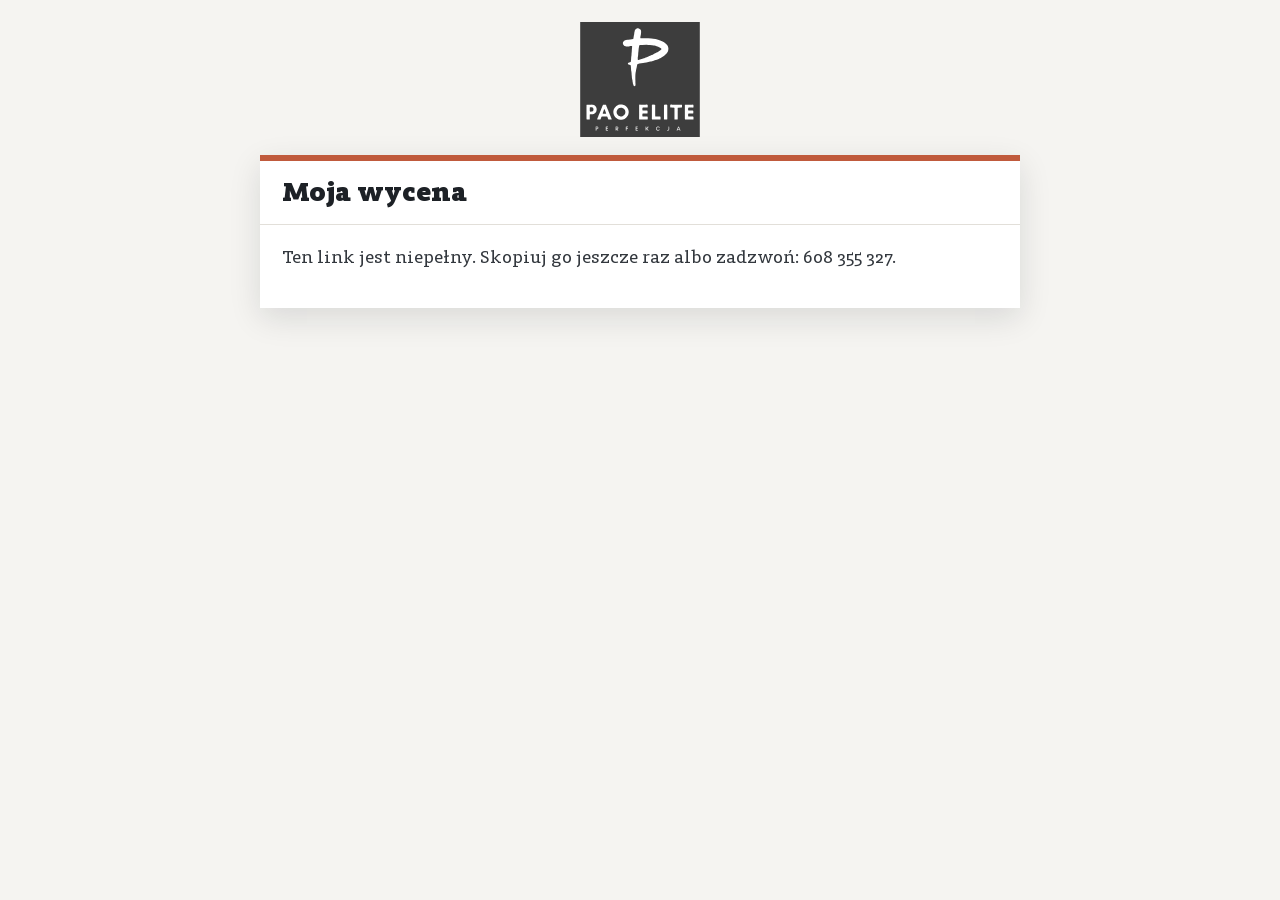
<file: termin.html>
<!doctype html>
<html lang="pl">
<head>
<meta charset="utf-8">
<meta name="viewport" content="width=device-width, initial-scale=1">
<meta name="robots" content="noindex, nofollow">
<meta name="referrer" content="no-referrer">
<title>Moja wycena — PAO Elite</title>
<link rel="icon" type="image/svg+xml" href="img/znak-p.svg">
<link rel="stylesheet" href="fonts/bespoke-slab.css">
<link rel="stylesheet" href="umow/umow.css?v=1">
<style>
body{margin:0;background:#f5f4f1;font-family:"Bespoke Slab","Segoe UI",system-ui,sans-serif;color:#1d2126}
.str{max-width:760px;margin:0 auto;padding:22px 16px 60px}
.str>a img{display:block;width:120px;height:auto;margin:0 auto 18px}
.str .um{width:100%;max-height:none;height:auto;box-shadow:0 10px 30px rgba(20,24,30,.12)}
.um-t{overflow:visible}
.st{display:inline-block;padding:6px 14px;font-size:18px;font-weight:800;color:#fff;background:#8a6d1f}
.st.potwierdzona{background:#2c7a3f}.st.odwolana{background:#8c2a22}.st.odbyta{background:#33506f}
</style>
</head>
<body>
<main class="str"><a href="/"><img src="img/logo-pao-elite-tlo.svg" alt="PAO Elite"></a>
<div class="um"><div class="um-g"><h2>Moja wycena</h2></div><div class="um-t" id="t"><p>Wczytuję…</p></div></div></main>
<script>window.PaoUmow={zrodlo:function(){return {}}};</script>
<script src="umow/umow.js?v=1"></script>
<script>
(function(){
  var O = window.PaoOkno, E = O._E, box = document.getElementById('t'), tok = (location.hash.match(/t=([\w-]+)/) || [])[1];
  var ST = {wstepna:'czeka na potwierdzenie', potwierdzona:'potwierdzona', odwolana:'odwołana', odbyta:'odbyta'};
  function p(t){ return E('p', {text:t}); }
  function blad(m){ var b = box.querySelector('.um-err'); if (!b) { b = E('div', {'class':'um-err', role:'alert'}); box.append(b); } b.textContent = m; b.style.display = 'block'; }
  function guzik(klasa, tekst, fn){ var b = E('button', {'class':'um-b ' + klasa, type:'button', text:tekst}); b.addEventListener('click', function(){ fn(b); }); return b; }
  function rysuj(d, kom){
    box.textContent = '';
    if (kom) box.append(E('div', {'class':'um-info'}, [p(kom)]));
    box.append(E('p', {}, [E('span', {'class':'st ' + d.status, text:ST[d.status] || d.status})]), E('p', {'class':'um-ok', text:d.termin.charAt(0).toUpperCase() + d.termin.slice(1)}), p(d.usluga), p(d.adres + ', ' + d.kod + ' ' + d.miejscowosc));
    if ((d.status === 'wstepna' || d.status === 'potwierdzona') && !d.minela) {
      var zm = E('div');
      box.append(E('div', {'class':'um-rz'}, [guzik('s', 'Dodaj do kalendarza', function(){ O._ics(d); }), guzik('j', 'Zmień termin', function(){ zmiana(zm); }),
        guzik('j', 'Odwołaj wycenę', function(b){ if (!confirm('Na pewno odwołać wycenę?')) return; b.disabled = true;
          O._api('/termin/odwolaj', {t:tok}).then(function(x){ rysuj(x, 'Wycena odwołana. Dziękujemy za informację.'); }, function(e){ b.disabled = false; blad(e.message); }); })]), zm);
    } else box.append(E('div', {'class':'um-rz'}, [E('a', {'class':'um-b', href:'/#umow', text:'Umów nowy termin'})]));
    box.append(E('p', {style:'margin-top:22px'}, ['Pytania: ', E('a', {href:'tel:+48608355327', text:'608 355 327', style:'color:#a34a30;font-weight:700'})]));
  }
  function zmiana(zm, kom){
    zm.textContent = ''; zm.append(p('Sprawdzam wolne terminy…'));
    O._api('/termin/moje-wolne', {t:tok}).then(function(w){
      zm.textContent = '';
      if (!Object.keys(w.dni).length) { zm.append(E('div', {'class':'um-info'}, [p('Nie ma teraz wolnych godzin. Zadzwoń, ustalimy termin: 608 355 327.')])); return; }
      var S = {}, b = guzik('', 'Zapisz nowy termin', function(){ b.disabled = true;
        O._api('/termin/przeloz', {t:tok, dzien:S.dzien, godz:S.godz}).then(function(x){ rysuj(x, x.status === 'wstepna' ? 'Termin zmieniony, czeka na potwierdzenie.' : 'Termin zmieniony.'); scrollTo(0, 0); },
          function(e){ if (e.zajety) zmiana(zm, e.message); else { b.disabled = false; blad(e.message); } }); });
      b.disabled = true;
      O._wyborDnia(zm, w.dni, S, function(ok){ b.disabled = !ok; }, kom); zm.append(E('div', {'class':'um-rz'}, [b])); zm.scrollIntoView({block:'nearest'});
    }, function(e){ zm.textContent = ''; blad(e.message); });
  }
  if (!tok) { box.textContent = ''; box.append(p('Ten link jest niepełny. Skopiuj go jeszcze raz albo zadzwoń: 608 355 327.')); return; }
  O._api('/termin/moj', {t:tok}).then(function(d){ rysuj(d); }, function(e){ box.textContent = ''; box.append(p(e.message)); });
})();
</script>
</body>
</html>
</file>
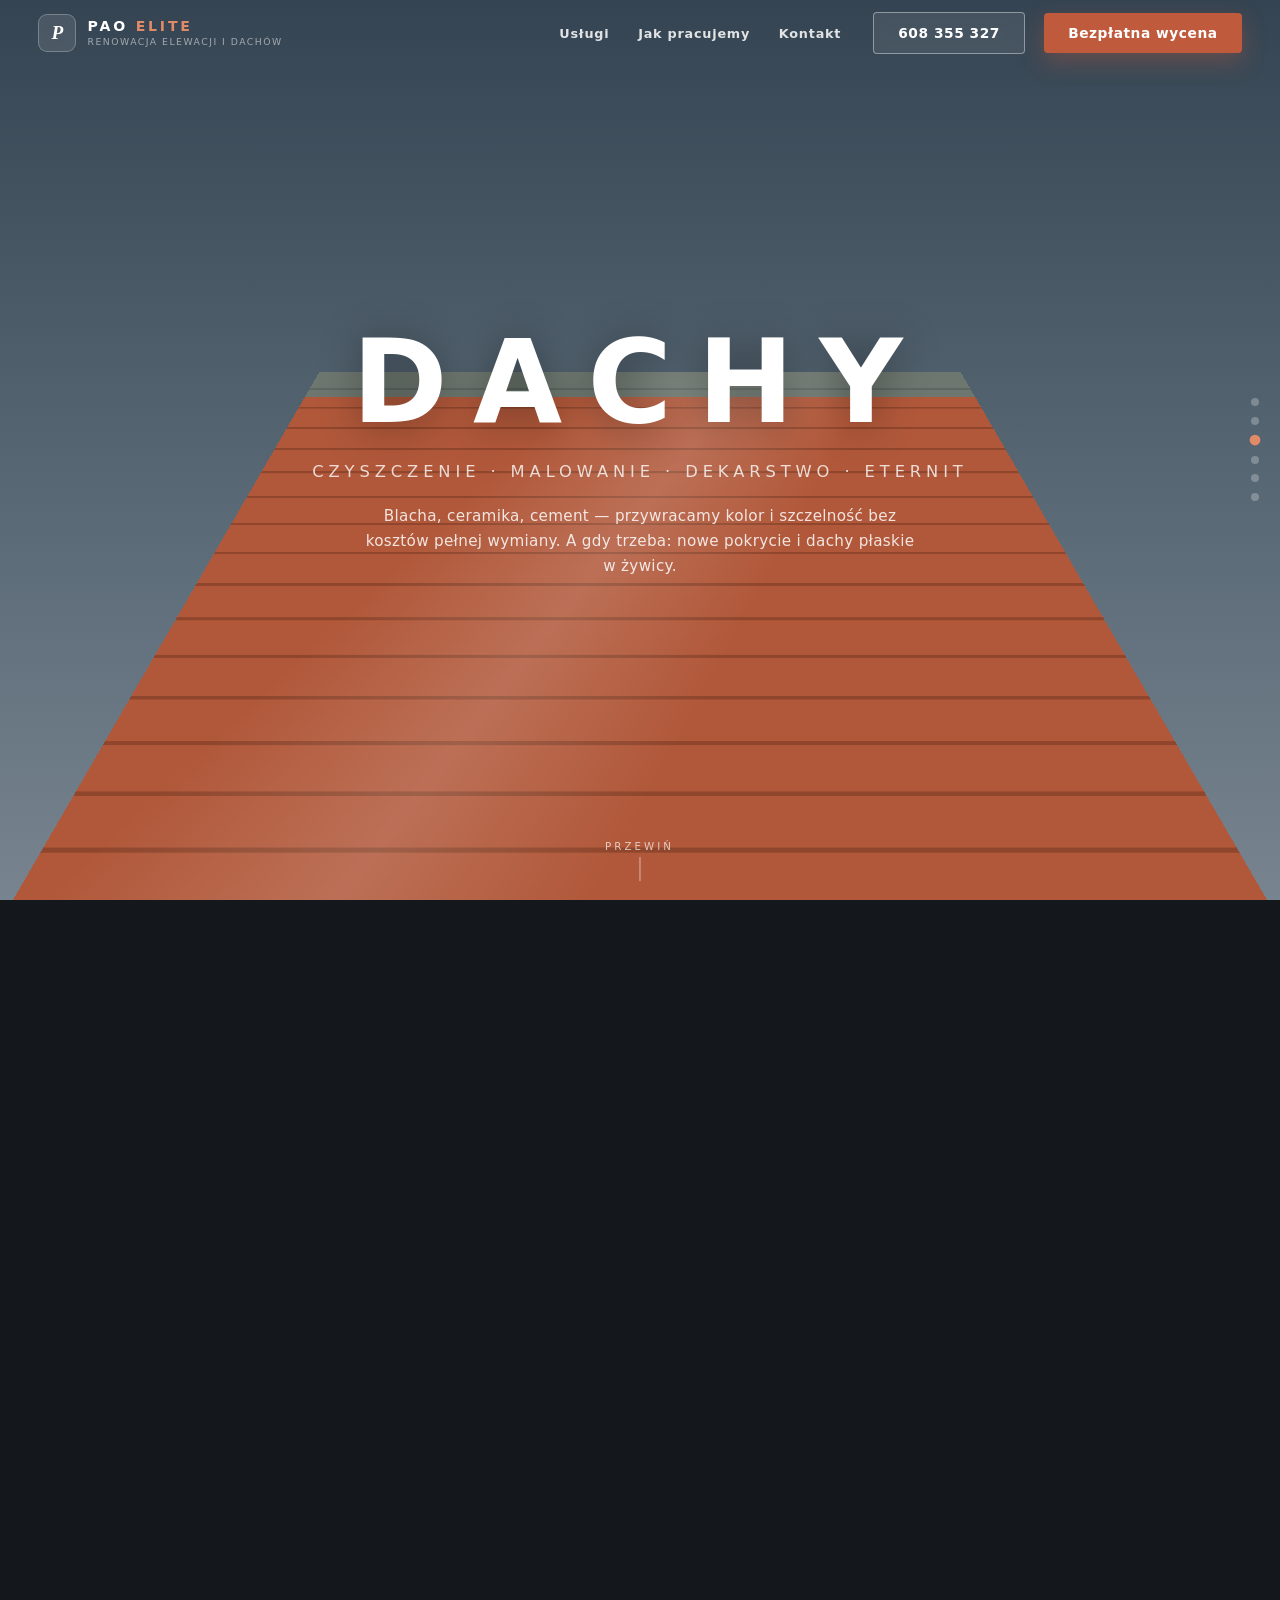
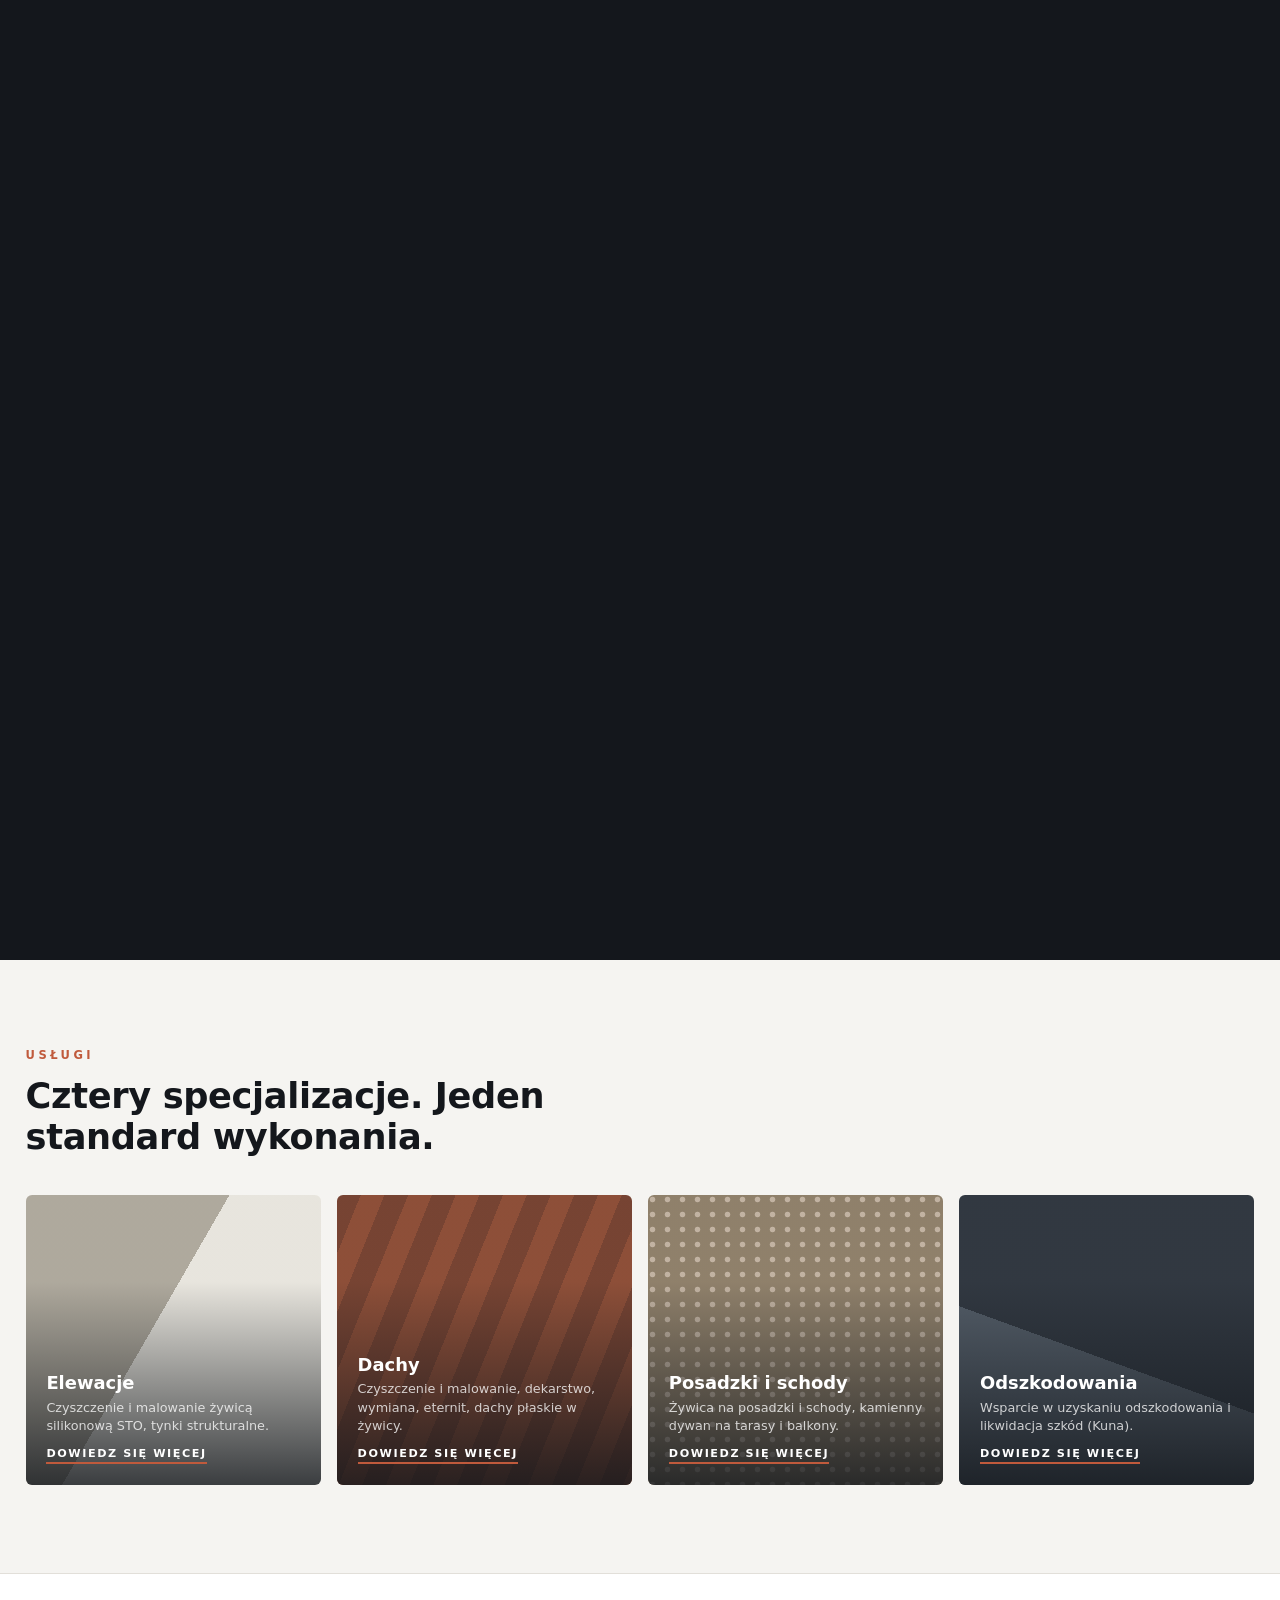
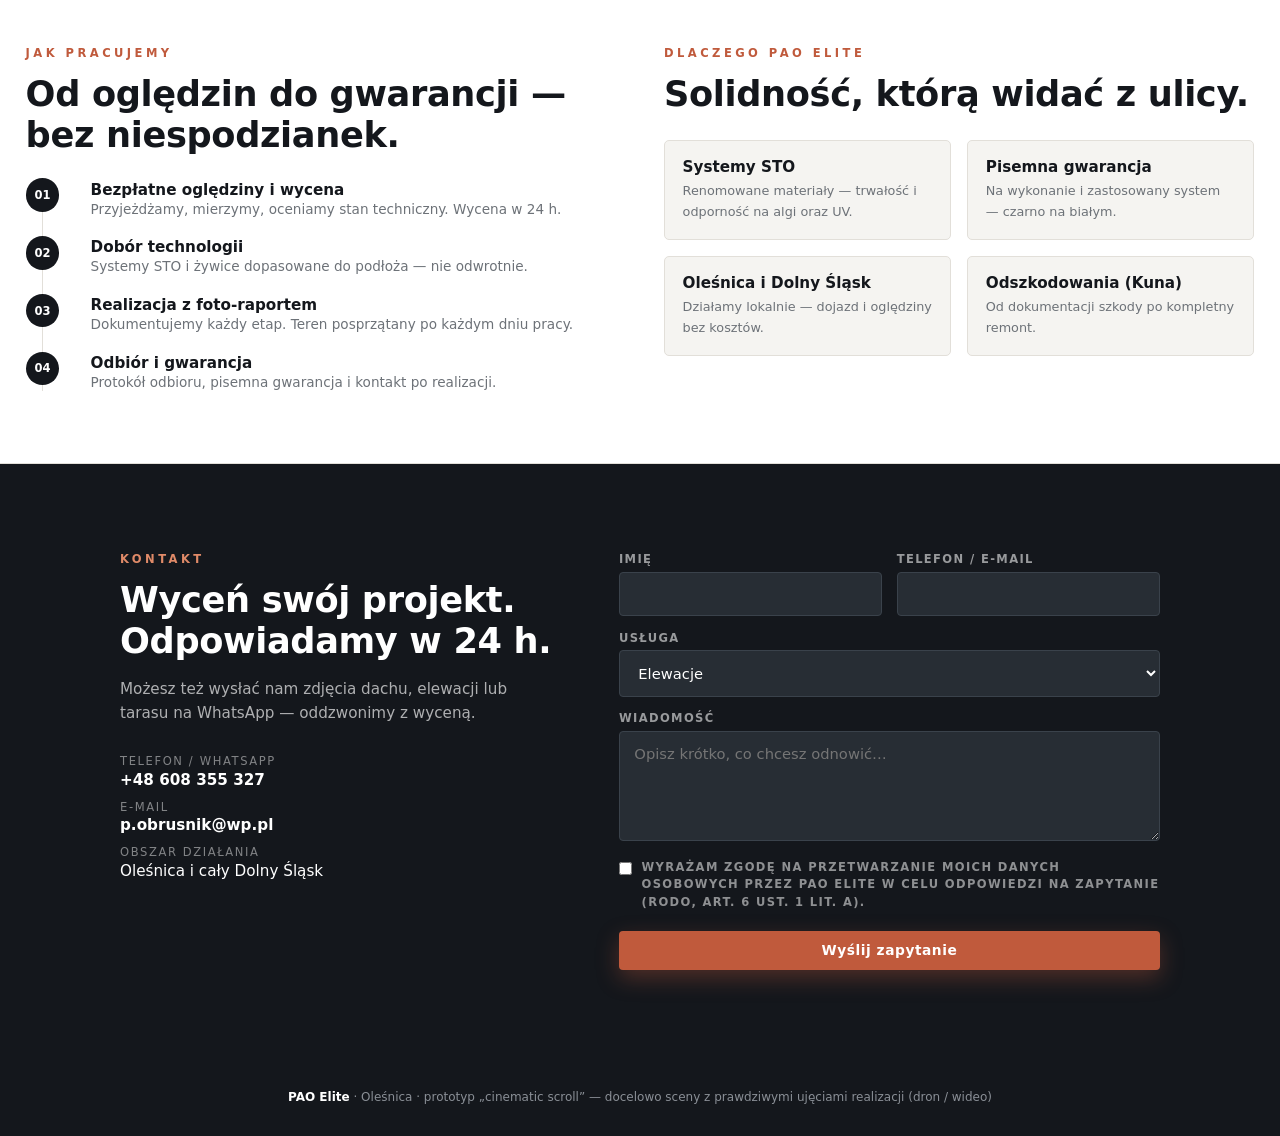
<file: warianty/cinematic-css.html>
<!DOCTYPE html>
<html lang="pl">
<head>
<meta charset="UTF-8">
<meta name="viewport" content="width=device-width, initial-scale=1.0">
<title>PAO Elite — renowacja elewacji i dachów · Oleśnica i Dolny Śląsk</title>
<meta name="description" content="PAO Elite: elewacje i tynki STO, czyszczenie i malowanie dachów, kamienny dywan, dachy płaskie w żywicy, odszkodowania. Oleśnica i cały Dolny Śląsk.">
<style>
:root{
  --ink:#14171c;
  --paper:#f5f4f1;
  --accent:#c05a3c;
  --accent-l:#e08a68;
  --muted:#8a8f96;
  --line:#e2dfd9;
}
*{margin:0;padding:0;box-sizing:border-box}
html{scroll-behavior:auto}
body{font-family:"Inter","Segoe UI",system-ui,sans-serif;background:var(--ink);color:#fff;-webkit-font-smoothing:antialiased}
::selection{background:var(--accent);color:#fff}
button{font-family:inherit}

/* ============ HEADER ============ */
header{position:fixed;top:0;left:0;right:0;z-index:100;height:66px;display:flex;align-items:center;
  padding:0 clamp(1rem,3vw,2.4rem);gap:2rem;transition:background .4s,box-shadow .4s}
header.solid{background:rgba(18,21,26,.72);backdrop-filter:blur(14px);box-shadow:0 1px 0 rgba(255,255,255,.07)}
.brand{display:flex;align-items:center;gap:.7rem;text-decoration:none;color:#fff;margin-right:auto}
.brand .mark{width:38px;height:38px;border-radius:9px;background:rgba(255,255,255,.1);border:1px solid rgba(255,255,255,.25);
  color:#fff;display:flex;align-items:center;justify-content:center;font-family:Georgia,serif;font-style:italic;font-weight:700;font-size:1.2rem;backdrop-filter:blur(6px)}
.brand .bt{display:flex;flex-direction:column;line-height:1.05}
.brand .bt strong{font-weight:800;letter-spacing:.2em;font-size:.88rem}
.brand .bt strong b{color:var(--accent-l)}
.brand .bt small{font-size:.58rem;letter-spacing:.16em;text-transform:uppercase;color:#ffffff88;margin-top:.22rem}
.mainnav{display:flex;gap:1.8rem}
.mainnav a{position:relative;font-size:.8rem;font-weight:600;letter-spacing:.06em;color:#ffffffd9;text-decoration:none;padding:.3rem 0}
.mainnav a::after{content:"";position:absolute;left:0;bottom:0;height:2px;width:0;background:var(--accent-l);transition:width .3s}
.mainnav a:hover::after{width:100%}
.btn{display:inline-block;border:none;cursor:pointer;text-decoration:none;text-align:center;
  padding:.72rem 1.5rem;border-radius:4px;font-size:.86rem;font-weight:700;letter-spacing:.04em;transition:transform .2s,background .2s}
.btn:hover{transform:translateY(-2px)}
.btn-accent{background:var(--accent);color:#fff;box-shadow:0 8px 22px rgba(192,90,60,.35)}
.btn-accent:hover{background:#a94b2f}
.btn-glass{border:1px solid rgba(255,255,255,.4);color:#fff;background:rgba(255,255,255,.08);backdrop-filter:blur(6px)}
.btn-glass:hover{background:#fff;color:var(--ink)}
@media(max-width:1020px){.mainnav{display:none}}
@media(max-width:560px){.brand .bt small{display:none}}

/* ============ CINEMATIC JOURNEY ============ */
#journey{height:640vh;position:relative}
#stage{position:sticky;top:0;height:100vh;overflow:hidden}
.scene{position:absolute;inset:0;opacity:0;visibility:hidden}
.scene .bg{position:absolute;inset:-6%}
.big{position:absolute;left:50%;top:50%;transform:translate(-50%,-50%);text-align:center;width:100%;padding:0 1rem;pointer-events:none}
.big .word{font-size:clamp(2.6rem,9vw,7.2rem);font-weight:200;letter-spacing:.22em;text-transform:uppercase;line-height:1.05;
  text-shadow:0 4px 40px rgba(0,0,0,.35)}
.big .word b{font-weight:800}
.big .sub{margin-top:1.2rem;font-size:clamp(.8rem,1.4vw,1.02rem);letter-spacing:.3em;text-transform:uppercase;color:#ffffffc9;font-weight:500}
.big .desc{margin:1.4rem auto 0;max-width:560px;font-size:.95rem;line-height:1.65;color:#ffffffd6;letter-spacing:.02em;text-transform:none}
.corner{position:absolute;bottom:7vh;left:50%;transform:translateX(-50%);display:flex;gap:.8rem;pointer-events:auto}

/* --- S0: nad chmurami --- */
#s0 .bg{background:linear-gradient(180deg,#8fb0c9 0%,#c9d8e2 34%,#f0e4d1 62%,#f6d9b8 100%)}
#s0 .sun{position:absolute;left:50%;top:38%;width:26vmin;height:26vmin;transform:translate(-50%,-50%);border-radius:50%;
  background:radial-gradient(circle,#fff8ea 0%,#ffe9c0 34%,rgba(255,233,192,0) 70%)}
.cl{position:absolute;border-radius:50%;filter:blur(28px);background:#fff}
#s0 .haze{position:absolute;inset:0;background:linear-gradient(180deg,transparent 40%,rgba(255,255,255,.55) 78%,#fff 100%)}
#s0 .big{color:#2c3a46}
#s0 .big .word{text-shadow:0 6px 50px rgba(255,255,255,.6)}
#s0 .big .sub{color:#4c5b66}
#s0 .big .desc{color:#3f4d58}

/* --- przejście przez chmury --- */
#cloudveil{position:absolute;inset:0;pointer-events:none;z-index:40;opacity:0;visibility:hidden}
#cloudveil .puff{position:absolute;background:#fff;border-radius:50%;filter:blur(30px)}

/* --- S1: elewacja --- */
#s1 .bg{background:linear-gradient(180deg,#a8b7c2 0%,#cfd6d6 46%,#b9b3a4 100%)}
#s1 .wall{position:absolute;inset:0}
#s1 .wall .dirty{position:absolute;inset:0;
  background:
    radial-gradient(70% 45% at 18% 92%,rgba(96,92,80,.55) 0%,transparent 60%),
    radial-gradient(60% 40% at 84% 88%,rgba(96,92,80,.5) 0%,transparent 60%),
    radial-gradient(120% 30% at 50% 0%,rgba(90,88,78,.5) 0%,transparent 70%),
    linear-gradient(180deg,#a9a394 0%,#b6b0a1 55%,#a39d8d 100%)}
#s1 .wall .clean{position:absolute;inset:0;background:linear-gradient(180deg,#f4f0e6 0%,#efe9db 100%);
  clip-path:inset(0 100% 0 0)}
#s1 .lance{position:absolute;top:0;bottom:0;width:3px;background:linear-gradient(180deg,transparent,#e8f4fb 22%,#e8f4fb 78%,transparent);
  box-shadow:0 0 24px 6px rgba(232,244,251,.75);opacity:0}
#s1 .joints{position:absolute;inset:0;opacity:.15;
  background:repeating-linear-gradient(180deg,transparent 0 90px,#7a746654 90px 92px)}

/* --- S2: dach --- */
#s2 .bg{background:linear-gradient(180deg,#31404e 0%,#5c6c78 60%,#7c8894 100%)}
#s2 .rooffield{position:absolute;inset:0;perspective:700px}
#s2 .plane{position:absolute;inset:-18% -10%;transform:rotateX(48deg) translateZ(-60px);transform-origin:50% 100%}
#s2 .old,#s2 .new{position:absolute;inset:0}
#s2 .old{background:
  repeating-linear-gradient(180deg,#6d776f 0 64px,#5e6862 64px 70px),
  repeating-linear-gradient(90deg,transparent 0 110px,#5a655d33 110px 114px);
  background-blend-mode:normal}
#s2 .old::after{content:"";position:absolute;inset:0;
  background:radial-gradient(30% 22% at 30% 40%,#54624a99 0%,transparent 70%),
             radial-gradient(24% 18% at 70% 62%,#54624a88 0%,transparent 70%)}
#s2 .new{background:
  repeating-linear-gradient(180deg,#b1583a 0 64px,#8f462c 64px 70px),
  repeating-linear-gradient(90deg,transparent 0 110px,#93482e55 110px 114px);
  clip-path:inset(100% 0 0 0)}
#s2 .glare{position:absolute;inset:0;background:linear-gradient(120deg,transparent 30%,rgba(255,255,255,.14) 46%,transparent 60%)}

/* --- S3: kamienny dywan --- */
#s3 .bg{background:linear-gradient(180deg,#5a5245 0%,#7a7060 100%)}
#s3 .floor{position:absolute;inset:0;perspective:800px}
#s3 .fplane{position:absolute;inset:-20% -12%;transform:rotateX(55deg) translateZ(-40px);transform-origin:50% 100%}
#s3 .concrete{position:absolute;inset:0;background:
  radial-gradient(20% 14% at 24% 36%,#8d867755 0%,transparent 70%),
  linear-gradient(180deg,#b3ac9d 0%,#a29b8b 100%)}
#s3 .cracks{position:absolute;inset:0;opacity:.5;
  background:
   linear-gradient(63deg,transparent 49.6%,#7d766833 49.6% 50.4%,transparent 50.4%),
   linear-gradient(-40deg,transparent 49.5%,#7d766833 49.5% 50.5%,transparent 50.5%)}
#s3 .stones{position:absolute;inset:0;clip-path:circle(0% at 50% 62%);
  background:
   radial-gradient(circle at 22% 28%,#d9c7b2 2.6px,transparent 3.6px),
   radial-gradient(circle at 68% 64%,#c3ae96 2.4px,transparent 3.4px),
   radial-gradient(circle at 44% 82%,#b5a essentially 0,transparent 0),
   radial-gradient(circle at 44% 82%,#b5a08a 2.5px,transparent 3.5px),
   radial-gradient(circle at 84% 18%,#cdbaa4 2.2px,transparent 3.2px),
   #9c8a74}
#s3 .stones{background-size:26px 26px,22px 22px,24px 24px,24px 24px,20px 20px,auto}
#s3 .resin{position:absolute;inset:0;background:linear-gradient(115deg,transparent 40%,rgba(255,255,255,.2) 50%,transparent 60%);opacity:0}

/* --- S4: burza / odszkodowania --- */
#s4 .bg{background:linear-gradient(180deg,#171c23 0%,#2a323c 58%,#39424d 100%)}
#s4 .storm{position:absolute;inset:0}
#s4 .scloud{position:absolute;border-radius:50%;filter:blur(26px);background:#39424d}
#s4 .bolt{position:absolute;left:50%;top:16%;width:100px;height:210px;transform:translateX(-50%);opacity:0}
#s4 .bolt svg{width:100%;height:100%;filter:drop-shadow(0 0 26px rgba(242,178,60,.8))}
#s4 .rain{position:absolute;inset:0;opacity:0;
  background:repeating-linear-gradient(78deg,transparent 0 26px,rgba(200,215,230,.14) 26px 28px)}
#s4 .flashveil{position:absolute;inset:0;background:#fff;opacity:0;pointer-events:none}

/* --- S5: finał --- */
#s5 .bg{background:
  radial-gradient(70% 55% at 50% 12%,rgba(224,138,104,.16) 0%,transparent 60%),
  linear-gradient(180deg,#14171c 0%,#1b2027 100%)}
#s5 .big .word{font-size:clamp(2rem,6vw,4.6rem);letter-spacing:.12em;text-transform:none;font-weight:300}
#s5 .grid{position:absolute;inset:0;opacity:.08;
  background:linear-gradient(90deg,#fff 1px,transparent 1px) 0 0/12.5% 100%}

/* pasek postępu podróży */
.dots{position:fixed;right:1.3rem;top:50%;transform:translateY(-50%);z-index:90;display:flex;flex-direction:column;gap:.7rem}
.dots span{width:8px;height:8px;border-radius:50%;background:#ffffff42;transition:background .3s,transform .3s}
.dots span.on{background:var(--accent-l);transform:scale(1.35)}
.scrollhint{position:fixed;bottom:1.2rem;left:50%;transform:translateX(-50%);z-index:90;color:#ffffffb0;font-size:.64rem;
  letter-spacing:.3em;text-transform:uppercase;display:flex;flex-direction:column;align-items:center;gap:.3rem;transition:opacity .4s;pointer-events:none}
.scrollhint i{display:block;width:1px;height:24px;background:#ffffff90;animation:down 1.6s infinite}
@keyframes down{0%{transform:scaleY(0);transform-origin:top}45%{transform:scaleY(1);transform-origin:top}55%{transform:scaleY(1);transform-origin:bottom}100%{transform:scaleY(0);transform-origin:bottom}}

/* ============ SEKCJE PO PODRÓŻY ============ */
.after{background:var(--paper);color:var(--ink)}
.sec-pad{padding:5.5rem 1.6rem;max-width:1280px;margin:0 auto}
.eyebrow{font-size:.72rem;letter-spacing:.3em;text-transform:uppercase;color:var(--accent);font-weight:800;margin-bottom:.8rem}
h2.sec{font-size:clamp(1.5rem,2.8vw,2.2rem);font-weight:800;letter-spacing:-.01em;max-width:640px}
.tiles{display:grid;grid-template-columns:repeat(4,1fr);gap:1rem;margin-top:2.4rem}
.tile{position:relative;height:290px;border-radius:6px;overflow:hidden;text-decoration:none;color:#fff;display:flex;align-items:flex-end}
.tile .bgimg{position:absolute;inset:0;transition:transform .6s cubic-bezier(.2,.6,.2,1),filter .4s}
.tile:hover .bgimg{transform:scale(1.07);filter:brightness(.72)}
.tile .shade{position:absolute;inset:0;background:linear-gradient(180deg,rgba(18,22,27,.05) 30%,rgba(18,22,27,.82))}
.tile .tcont{position:relative;padding:1.3rem;width:100%}
.tile h3{font-size:1.12rem;font-weight:800}
.tile p{margin-top:.35rem;font-size:.8rem;color:#ffffffc4;line-height:1.45}
.tile .go{margin-top:.7rem;display:inline-block;font-size:.7rem;letter-spacing:.14em;text-transform:uppercase;font-weight:700;
  border-bottom:2px solid var(--accent);padding-bottom:.15rem}
.bg-fac{background:linear-gradient(120deg,#b7b1a4 0 44%,#f3f0e8 44%)}
.bg-roof{background:repeating-linear-gradient(112deg,#7c4634 0 22px,#94523a 22px 44px)}
.bg-floor{background:radial-gradient(circle at 30% 30%,#cbbba9 2.4px,transparent 3.2px) 0 0/15px 15px,#96866f}
.bg-claim{background:linear-gradient(200deg,#333a43 0 55%,#57616c 55%)}
@media(max-width:1000px){.tiles{grid-template-columns:1fr 1fr}}
@media(max-width:560px){.tiles{grid-template-columns:1fr}.tile{height:210px}}

.why{background:#fff;border-top:1px solid var(--line);border-bottom:1px solid var(--line)}
.why .in{max-width:1280px;margin:0 auto;padding:4.5rem 1.6rem;display:grid;grid-template-columns:1fr 1fr;gap:3rem;align-items:start}
.why ol{list-style:none;counter-reset:st;margin-top:1.6rem}
.why ol li{counter-increment:st;position:relative;padding:0 0 1.3rem 3rem;border-left:1px solid var(--line);margin-left:1rem}
.why ol li:last-child{padding-bottom:0}
.why ol li::before{content:counter(st,decimal-leading-zero);position:absolute;left:-1.05rem;top:-.15rem;width:2.1rem;height:2.1rem;
  background:var(--ink);color:#fff;font-size:.72rem;font-weight:800;display:flex;align-items:center;justify-content:center;border-radius:50%}
.why ol b{display:block;font-size:.95rem}
.why ol span{font-size:.85rem;color:#6d7278}
.badges{display:grid;grid-template-columns:1fr 1fr;gap:1rem;margin-top:1.6rem}
.badge{border:1px solid var(--line);padding:1.1rem;border-radius:5px;background:var(--paper)}
.badge b{display:block;font-size:.95rem;margin-bottom:.25rem}
.badge span{font-size:.8rem;color:#6d7278;line-height:1.45}
@media(max-width:900px){.why .in{grid-template-columns:1fr}}

.contact{padding:5.5rem 1.6rem;background:var(--ink);color:#fff}
.contact .in{max-width:1040px;margin:0 auto;display:grid;grid-template-columns:1fr 1.2fr;gap:3rem}
.contact h2{color:#fff}
.contact .lead{margin-top:1rem;color:#ffffffa8;line-height:1.6;font-size:.95rem;max-width:400px}
.contact .direct{margin-top:1.8rem;display:flex;flex-direction:column;gap:.7rem;font-size:.95rem}
.contact .direct a{color:#fff;text-decoration:none;font-weight:700}
.contact .direct a:hover{color:#ffb397}
.contact .direct small{display:block;color:#ffffff77;font-size:.72rem;letter-spacing:.14em;text-transform:uppercase;margin-bottom:.15rem;font-weight:400}
form{display:flex;flex-direction:column;gap:.9rem}
.frow{display:grid;grid-template-columns:1fr 1fr;gap:.9rem}
label{font-size:.72rem;letter-spacing:.12em;text-transform:uppercase;color:#ffffff90;font-weight:700;display:block;margin-bottom:.35rem}
input,select,textarea{width:100%;padding:.8rem .9rem;background:#272d34;border:1px solid #3a424b;border-radius:4px;color:#fff;
  font-size:.92rem;font-family:inherit;transition:border-color .25s}
input:focus,select:focus,textarea:focus{outline:none;border-color:var(--accent)}
textarea{min-height:110px;resize:vertical}
.rodo{display:flex;gap:.6rem;align-items:flex-start;font-size:.72rem;color:#ffffff85;line-height:1.5}
.rodo input{width:auto;margin-top:.15rem}
.form-ok{display:none;background:#1f7a45;color:#fff;padding:.9rem 1rem;border-radius:4px;font-size:.88rem}
@media(max-width:860px){.contact .in{grid-template-columns:1fr}.frow{grid-template-columns:1fr}}
footer{padding:2rem 1.6rem;text-align:center;font-size:.75rem;color:#8a8f96;background:var(--ink)}
footer b{color:#fff}

@media (prefers-reduced-motion: reduce){
  #journey{height:auto}
  #stage{position:static;height:auto;overflow:visible}
  .scene{position:relative;opacity:1 !important;visibility:visible !important;height:70vh}
  .dots,.scrollhint,#cloudveil{display:none}
}
</style>
</head>
<body>

<header id="hd">
  <a class="brand" href="#top" aria-label="PAO Elite — strona główna">
    <span class="mark"><i>P</i></span>
    <span class="bt"><strong>PAO <b>ELITE</b></strong><small>Renowacja elewacji i dachów</small></span>
  </a>
  <nav class="mainnav" aria-label="Nawigacja główna">
    <a href="#uslugi">Usługi</a>
    <a href="#proces">Jak pracujemy</a>
    <a href="#kontakt">Kontakt</a>
  </nav>
  <div class="head-right" style="display:flex;align-items:center;gap:1.2rem">
    <a class="btn btn-glass" href="tel:+48608355327">608 355 327</a>
    <a class="btn btn-accent" href="#kontakt">Bezpłatna wycena</a>
  </div>
</header>

<!-- ==================== KINOWA PODRÓŻ ==================== -->
<div id="journey" aria-label="Prezentacja usług PAO Elite">
  <div id="stage">

    <!-- S0: NAD CHMURAMI -->
    <section class="scene" id="s0">
      <div class="bg"></div>
      <div class="sun"></div>
      <div class="cl" style="width:46vw;height:11vw;left:-6vw;top:58%"></div>
      <div class="cl" style="width:38vw;height:9vw;right:-4vw;top:64%;opacity:.9"></div>
      <div class="cl" style="width:30vw;height:8vw;left:24vw;top:72%;opacity:.85"></div>
      <div class="cl" style="width:26vw;height:7vw;right:20vw;top:52%;opacity:.7"></div>
      <div class="haze"></div>
      <div class="big">
        <div class="word">PAO <b>ELITE</b></div>
        <div class="sub">Renowacja elewacji i dachów · Oleśnica</div>
        <div class="desc">Twój dom mówi o Tobie wszystko. Zjedź niżej i zobacz, jak przywracamy budynkom świeżość — warstwa po warstwie.</div>
      </div>
    </section>

    <!-- S1: ELEWACJE -->
    <section class="scene" id="s1">
      <div class="bg"></div>
      <div class="wall">
        <div class="dirty"></div>
        <div class="clean" id="cleanWall"></div>
        <div class="joints"></div>
        <div class="lance" id="lance"></div>
      </div>
      <div class="big">
        <div class="word"><b>Elewacje</b></div>
        <div class="sub">Czyszczenie · Malowanie · Tynki STO</div>
        <div class="desc">Żywica na szczepie silikonowym STO zmywa lata zabrudzeń i chroni ścianę przed algami i UV. Różnicę widać po jednym dniu pracy.</div>
      </div>
    </section>

    <!-- S2: DACHY -->
    <section class="scene" id="s2">
      <div class="bg"></div>
      <div class="rooffield"><div class="plane">
        <div class="old"></div>
        <div class="new" id="newRoof"></div>
        <div class="glare"></div>
      </div></div>
      <div class="big">
        <div class="word"><b>Dachy</b></div>
        <div class="sub">Czyszczenie · Malowanie · Dekarstwo · Eternit</div>
        <div class="desc">Blacha, ceramika, cement — przywracamy kolor i szczelność bez kosztów pełnej wymiany. A gdy trzeba: nowe pokrycie i dachy płaskie w żywicy.</div>
      </div>
    </section>

    <!-- S3: POSADZKI -->
    <section class="scene" id="s3">
      <div class="bg"></div>
      <div class="floor"><div class="fplane">
        <div class="concrete"></div>
        <div class="cracks"></div>
        <div class="stones" id="stones"></div>
        <div class="resin" id="resin"></div>
      </div></div>
      <div class="big">
        <div class="word">Kamienny <b>dywan</b></div>
        <div class="sub">Tarasy · Schody · Balkony · Posadzki</div>
        <div class="desc">Żywica i naturalny kamień — trwała, antypoślizgowa powierzchnia bez skuwania starego podłoża.</div>
      </div>
    </section>

    <!-- S4: ODSZKODOWANIA -->
    <section class="scene" id="s4">
      <div class="bg"></div>
      <div class="storm">
        <div class="scloud" style="width:52vw;height:14vw;left:8vw;top:8%"></div>
        <div class="scloud" style="width:44vw;height:12vw;right:4vw;top:14%;background:#2f3843"></div>
        <div class="scloud" style="width:60vw;height:14vw;left:22vw;top:4%;background:#242c35"></div>
        <div class="bolt" id="bolt"><svg viewBox="0 0 100 210"><polygon points="58,0 18,96 44,96 10,210 88,78 56,78 92,0" fill="#f2b23c"/></svg></div>
        <div class="rain" id="rain"></div>
        <div class="flashveil" id="flashveil"></div>
      </div>
      <div class="big">
        <div class="word"><b>Odszkodowania</b></div>
        <div class="sub">Wichura · Grad · Zalanie — likwidacja szkód (Kuna)</div>
        <div class="desc">Pomagamy uzyskać odszkodowanie i naprawiamy szkodę kompleksowo — od dokumentacji po remont dachu i elewacji.</div>
      </div>
    </section>

    <!-- S5: FINAŁ -->
    <section class="scene" id="s5">
      <div class="bg"></div>
      <div class="grid"></div>
      <div class="big">
        <div class="word">Widać różnicę<br><b>po jednym dniu pracy.</b></div>
        <div class="sub">Oleśnica i cały Dolny Śląsk</div>
      </div>
      <div class="corner">
        <a class="btn btn-accent" href="#kontakt">Bezpłatna wycena w 24 h</a>
        <a class="btn btn-glass" href="#uslugi">Zobacz usługi</a>
      </div>
    </section>

    <!-- zasłona chmur między scenami -->
    <div id="cloudveil">
      <div class="puff" style="width:60vw;height:24vh;left:-10vw;top:6%"></div>
      <div class="puff" style="width:70vw;height:26vh;right:-14vw;top:24%"></div>
      <div class="puff" style="width:80vw;height:28vh;left:-8vw;top:46%"></div>
      <div class="puff" style="width:72vw;height:26vh;right:-10vw;top:66%"></div>
      <div class="puff" style="width:90vw;height:30vh;left:6vw;top:84%"></div>
    </div>
  </div>
</div>

<div class="dots" id="dots" aria-hidden="true"><span></span><span></span><span></span><span></span><span></span><span></span></div>
<div class="scrollhint" id="shint">przewiń<i></i></div>

<!-- ==================== SEKCJE ==================== -->
<div class="after">
  <section class="sec-pad" id="uslugi">
    <div class="eyebrow">Usługi</div>
    <h2 class="sec">Cztery specjalizacje. Jeden standard wykonania.</h2>
    <div class="tiles">
      <a class="tile" href="#kontakt" data-service="Elewacje">
        <div class="bgimg bg-fac"></div><div class="shade"></div>
        <div class="tcont"><h3>Elewacje</h3><p>Czyszczenie i malowanie żywicą silikonową STO, tynki strukturalne.</p><span class="go">Dowiedz się więcej</span></div>
      </a>
      <a class="tile" href="#kontakt" data-service="Dachy">
        <div class="bgimg bg-roof"></div><div class="shade"></div>
        <div class="tcont"><h3>Dachy</h3><p>Czyszczenie i malowanie, dekarstwo, wymiana, eternit, dachy płaskie w żywicy.</p><span class="go">Dowiedz się więcej</span></div>
      </a>
      <a class="tile" href="#kontakt" data-service="Posadzki i schody">
        <div class="bgimg bg-floor"></div><div class="shade"></div>
        <div class="tcont"><h3>Posadzki i schody</h3><p>Żywica na posadzki i schody, kamienny dywan na tarasy i balkony.</p><span class="go">Dowiedz się więcej</span></div>
      </a>
      <a class="tile" href="#kontakt" data-service="Odszkodowania">
        <div class="bgimg bg-claim"></div><div class="shade"></div>
        <div class="tcont"><h3>Odszkodowania</h3><p>Wsparcie w uzyskaniu odszkodowania i likwidacja szkód (Kuna).</p><span class="go">Dowiedz się więcej</span></div>
      </a>
    </div>
  </section>

  <section class="why" id="proces">
    <div class="in">
      <div>
        <div class="eyebrow">Jak pracujemy</div>
        <h2 class="sec">Od oględzin do gwarancji — bez niespodzianek.</h2>
        <ol>
          <li><b>Bezpłatne oględziny i wycena</b><span>Przyjeżdżamy, mierzymy, oceniamy stan techniczny. Wycena w 24 h.</span></li>
          <li><b>Dobór technologii</b><span>Systemy STO i żywice dopasowane do podłoża — nie odwrotnie.</span></li>
          <li><b>Realizacja z foto-raportem</b><span>Dokumentujemy każdy etap. Teren posprzątany po każdym dniu pracy.</span></li>
          <li><b>Odbiór i gwarancja</b><span>Protokół odbioru, pisemna gwarancja i kontakt po realizacji.</span></li>
        </ol>
      </div>
      <div>
        <div class="eyebrow">Dlaczego PAO Elite</div>
        <h2 class="sec">Solidność, którą widać z ulicy.</h2>
        <div class="badges">
          <div class="badge"><b>Systemy STO</b><span>Renomowane materiały — trwałość i odporność na algi oraz UV.</span></div>
          <div class="badge"><b>Pisemna gwarancja</b><span>Na wykonanie i zastosowany system — czarno na białym.</span></div>
          <div class="badge"><b>Oleśnica i Dolny Śląsk</b><span>Działamy lokalnie — dojazd i oględziny bez kosztów.</span></div>
          <div class="badge"><b>Odszkodowania (Kuna)</b><span>Od dokumentacji szkody po kompletny remont.</span></div>
        </div>
      </div>
    </div>
  </section>

  <section class="contact" id="kontakt">
    <div class="in">
      <div>
        <div class="eyebrow" style="color:#e08a68">Kontakt</div>
        <h2 class="sec">Wyceń swój projekt.<br>Odpowiadamy w 24 h.</h2>
        <p class="lead">Możesz też wysłać nam zdjęcia dachu, elewacji lub tarasu na WhatsApp — oddzwonimy z wyceną.</p>
        <div class="direct">
          <div><small>Telefon / WhatsApp</small><a href="tel:+48608355327">+48 608 355 327</a></div>
          <div><small>E-mail</small><a href="mailto:p.obrusnik@wp.pl">p.obrusnik@wp.pl</a></div>
          <div><small>Obszar działania</small>Oleśnica i cały Dolny Śląsk</div>
        </div>
      </div>
      <form id="quoteForm" novalidate>
        <div class="frow">
          <div><label for="fName">Imię</label><input id="fName" name="name" required autocomplete="name"></div>
          <div><label for="fPhone">Telefon / e-mail</label><input id="fPhone" name="contact" required autocomplete="tel"></div>
        </div>
        <div><label for="fService">Usługa</label>
          <select id="fService" name="service">
            <option>Elewacje</option><option>Dachy</option><option>Posadzki i schody</option>
            <option>Odszkodowania</option><option>Inne / nie wiem</option>
          </select>
        </div>
        <div><label for="fMsg">Wiadomość</label><textarea id="fMsg" name="message" placeholder="Opisz krótko, co chcesz odnowić…"></textarea></div>
        <label class="rodo"><input type="checkbox" id="fRodo" required>
          Wyrażam zgodę na przetwarzanie moich danych osobowych przez PAO Elite w celu odpowiedzi na zapytanie (RODO, art. 6 ust. 1 lit. a).</label>
        <button class="btn btn-accent" type="submit">Wyślij zapytanie</button>
        <div class="form-ok" id="formOk">Dziękujemy! Odezwiemy się w ciągu 24 godzin.</div>
      </form>
    </div>
  </section>

  <footer><b>PAO Elite</b> · Oleśnica · prototyp „cinematic scroll” — docelowo sceny z prawdziwymi ujęciami realizacji (dron / wideo)</footer>
</div>

<script>
/* ===================== SILNIK PODRÓŻY ===================== */
const journey=document.getElementById('journey');
const scenes=[...document.querySelectorAll('.scene')];
const dots=[...document.querySelectorAll('#dots span')];
const veil=document.getElementById('cloudveil');
const shint=document.getElementById('shint');
const reduced=matchMedia('(prefers-reduced-motion: reduce)').matches;

const clamp=(v,a,b)=>Math.min(b,Math.max(a,v));
const ramp=(p,a,b)=>clamp((p-a)/(b-a),0,1);
const ease=t=>t<.5?2*t*t:1-Math.pow(-2*t+2,2)/2;

/* zakresy scen (fragmenty globalnego postępu 0–1) */
const R={
  s0:[0.00,0.16], veil:[0.13,0.24], s1:[0.18,0.36],
  s2:[0.36,0.54], s3:[0.54,0.72], s4:[0.72,0.88], s5:[0.86,1.00]
};

function setScene(el,on,op,transform){
  el.style.visibility=on?'visible':'hidden';
  el.style.opacity=op;
  if(transform!==undefined) el.style.transform=transform;
}

let target=0,current=0,ticking=false;
function onScroll(){
  const rect=journey.getBoundingClientRect();
  const total=journey.offsetHeight-innerHeight;
  target=clamp(-rect.top/total,0,1);
  document.getElementById('hd').classList.toggle('solid',scrollY>40);
  shint.style.opacity=target>0.03?0:1;
}
addEventListener('scroll',onScroll,{passive:true});onScroll();

function frame(){
  current+= (target-current)*0.14;          /* wygładzenie ruchu kamery */
  if(Math.abs(target-current)<0.0004) current=target;
  render(current);
  requestAnimationFrame(frame);
}

function render(p){
  /* ---- S0: nad chmurami ---- */
  {
    const [a,b]=R.s0;const on=p<b+0.04;
    const t=ramp(p,a,b);
    setScene(scenes[0],on,1-ramp(p,b-0.03,b+0.02));
    if(on){
      scenes[0].querySelector('.bg').style.transform=`scale(${1+t*0.12})`;
      scenes[0].querySelector('.sun').style.transform=`translate(-50%,-50%) translateY(${t*26}vh) scale(${1+t*0.5})`;
      scenes[0].querySelectorAll('.cl').forEach((c,i)=>{
        c.style.transform=`translateY(${-t*(34+i*16)}vh) scale(${1+t*(0.9+i*0.25)})`;
      });
      const big=scenes[0].querySelector('.big');
      big.style.transform=`translate(-50%,-50%) translateY(${-t*22}vh) scale(${1+t*0.24})`;
      big.style.opacity=1-ramp(p,a+0.05,b-0.02);
    }
  }
  /* ---- zasłona chmur ---- */
  {
    const [a,b]=R.veil;const t=ramp(p,a,b);
    const on=t>0&&t<1;
    veil.style.visibility=on?'visible':'hidden';
    veil.style.opacity=on?Math.sin(t*Math.PI):0;
    if(on) veil.style.transform=`translateY(${(1-t)*30-15}vh) scale(${1+t*0.4})`;
  }
  /* ---- S1: elewacje (mycie sprzężone ze scrollem) ---- */
  {
    const [a,b]=R.s1;const t=ramp(p,a,b);
    const on=p>a-0.02&&p<b+0.05;
    setScene(scenes[1],on,ramp(p,a,a+0.05)-ramp(p,b,b+0.04));
    if(on){
      scenes[1].querySelector('.bg').style.transform=`scale(${1.1-t*0.1})`;
      const wash=ramp(t,0.25,0.9);            /* front mycia */
      document.getElementById('cleanWall').style.clipPath=`inset(0 ${100-wash*100}% 0 0)`;
      const lance=document.getElementById('lance');
      lance.style.opacity=wash>0&&wash<1?1:0;
      lance.style.left=`calc(${wash*100}% - 2px)`;
      const big=scenes[1].querySelector('.big');
      big.style.opacity=ramp(t,0.05,0.3)-ramp(p,b-0.01,b+0.04);
      big.style.transform=`translate(-50%,-50%) translateY(${(1-ease(ramp(t,0,0.4)))*7}vh)`;
    }
  }
  /* ---- S2: dachy (nowe pokrycie nasuwane scrollem) ---- */
  {
    const [a,b]=R.s2;const t=ramp(p,a,b);
    const on=p>a-0.03&&p<b+0.05;
    setScene(scenes[2],on,ramp(p,a-0.02,a+0.04)-ramp(p,b,b+0.04));
    if(on){
      scenes[2].querySelector('.plane').style.transform=
        `rotateX(48deg) translateZ(-60px) translateY(${(1-t)*10-5}%)`;
      const lay=ramp(t,0.2,0.85);
      document.getElementById('newRoof').style.clipPath=`inset(${100-lay*100}% 0 0 0)`;
      const big=scenes[2].querySelector('.big');
      big.style.opacity=ramp(t,0.05,0.3)-ramp(p,b-0.01,b+0.04);
      big.style.transform=`translate(-50%,-50%) translateY(${(1-ease(ramp(t,0,0.4)))*7}vh)`;
    }
  }
  /* ---- S3: kamienny dywan (rozlewa się kołem) ---- */
  {
    const [a,b]=R.s3;const t=ramp(p,a,b);
    const on=p>a-0.03&&p<b+0.05;
    setScene(scenes[3],on,ramp(p,a-0.02,a+0.04)-ramp(p,b,b+0.04));
    if(on){
      const spread=ramp(t,0.18,0.8);
      document.getElementById('stones').style.clipPath=`circle(${spread*90}% at 50% 62%)`;
      document.getElementById('resin').style.opacity=spread>0.85?(spread-0.85)*6:0;
      scenes[3].querySelector('.fplane').style.transform=
        `rotateX(55deg) translateZ(-40px) translateY(${(1-t)*8-4}%)`;
      const big=scenes[3].querySelector('.big');
      big.style.opacity=ramp(t,0.05,0.3)-ramp(p,b-0.01,b+0.04);
      big.style.transform=`translate(-50%,-50%) translateY(${(1-ease(ramp(t,0,0.4)))*7}vh)`;
    }
  }
  /* ---- S4: burza ---- */
  {
    const [a,b]=R.s4;const t=ramp(p,a,b);
    const on=p>a-0.03&&p<b+0.05;
    setScene(scenes[4],on,ramp(p,a-0.02,a+0.04)-ramp(p,b,b+0.05));
    if(on){
      document.getElementById('rain').style.opacity=ramp(t,0.15,0.5)*0.9;
      const bolt=document.getElementById('bolt');
      const fl=(t>0.32&&t<0.42)||(t>0.62&&t<0.7);
      bolt.style.opacity=fl?1:0;
      document.getElementById('flashveil').style.opacity=fl?0.12:0;
      scenes[4].querySelectorAll('.scloud').forEach((c,i)=>{
        c.style.transform=`translateX(${(t-0.5)*(i%2?-14:14)}vw)`;
      });
      const big=scenes[4].querySelector('.big');
      big.style.opacity=ramp(t,0.08,0.32)-ramp(p,b-0.01,b+0.05);
      big.style.transform=`translate(-50%,-50%) translateY(${(1-ease(ramp(t,0,0.4)))*7}vh)`;
    }
  }
  /* ---- S5: finał ---- */
  {
    const [a,b]=R.s5;const t=ramp(p,a,b);
    const on=p>a;
    setScene(scenes[5],on,ramp(p,a,a+0.06));
    if(on){
      const big=scenes[5].querySelector('.big');
      big.style.transform=`translate(-50%,-50%) translateY(${(1-ease(ramp(t,0,0.6)))*6}vh)`;
      scenes[5].querySelector('.corner').style.opacity=ramp(t,0.35,0.7);
    }
  }
  /* ---- kropki postępu ---- */
  const zones=[R.s0,R.s1,R.s2,R.s3,R.s4,R.s5];
  let act=0;zones.forEach(([a,b],i)=>{if(p>=a)act=i});
  dots.forEach((d,i)=>d.classList.toggle('on',i===act));
}

if(!reduced){requestAnimationFrame(frame)}
else{render(0)}

/* kafelki → pre-wybór usługi */
document.querySelectorAll('.tile').forEach(t=>{
  t.addEventListener('click',()=>{document.getElementById('fService').value=t.dataset.service});
});

/* formularz (demo) */
document.getElementById('quoteForm').addEventListener('submit',e=>{
  e.preventDefault();
  const f=e.target;
  if(!f.name.value.trim()||!f.contact.value.trim()||!document.getElementById('fRodo').checked){f.reportValidity();return}
  document.getElementById('formOk').style.display='block';
  f.querySelector('button[type=submit]').disabled=true;
});
</script>
</body>
</html>
</file>
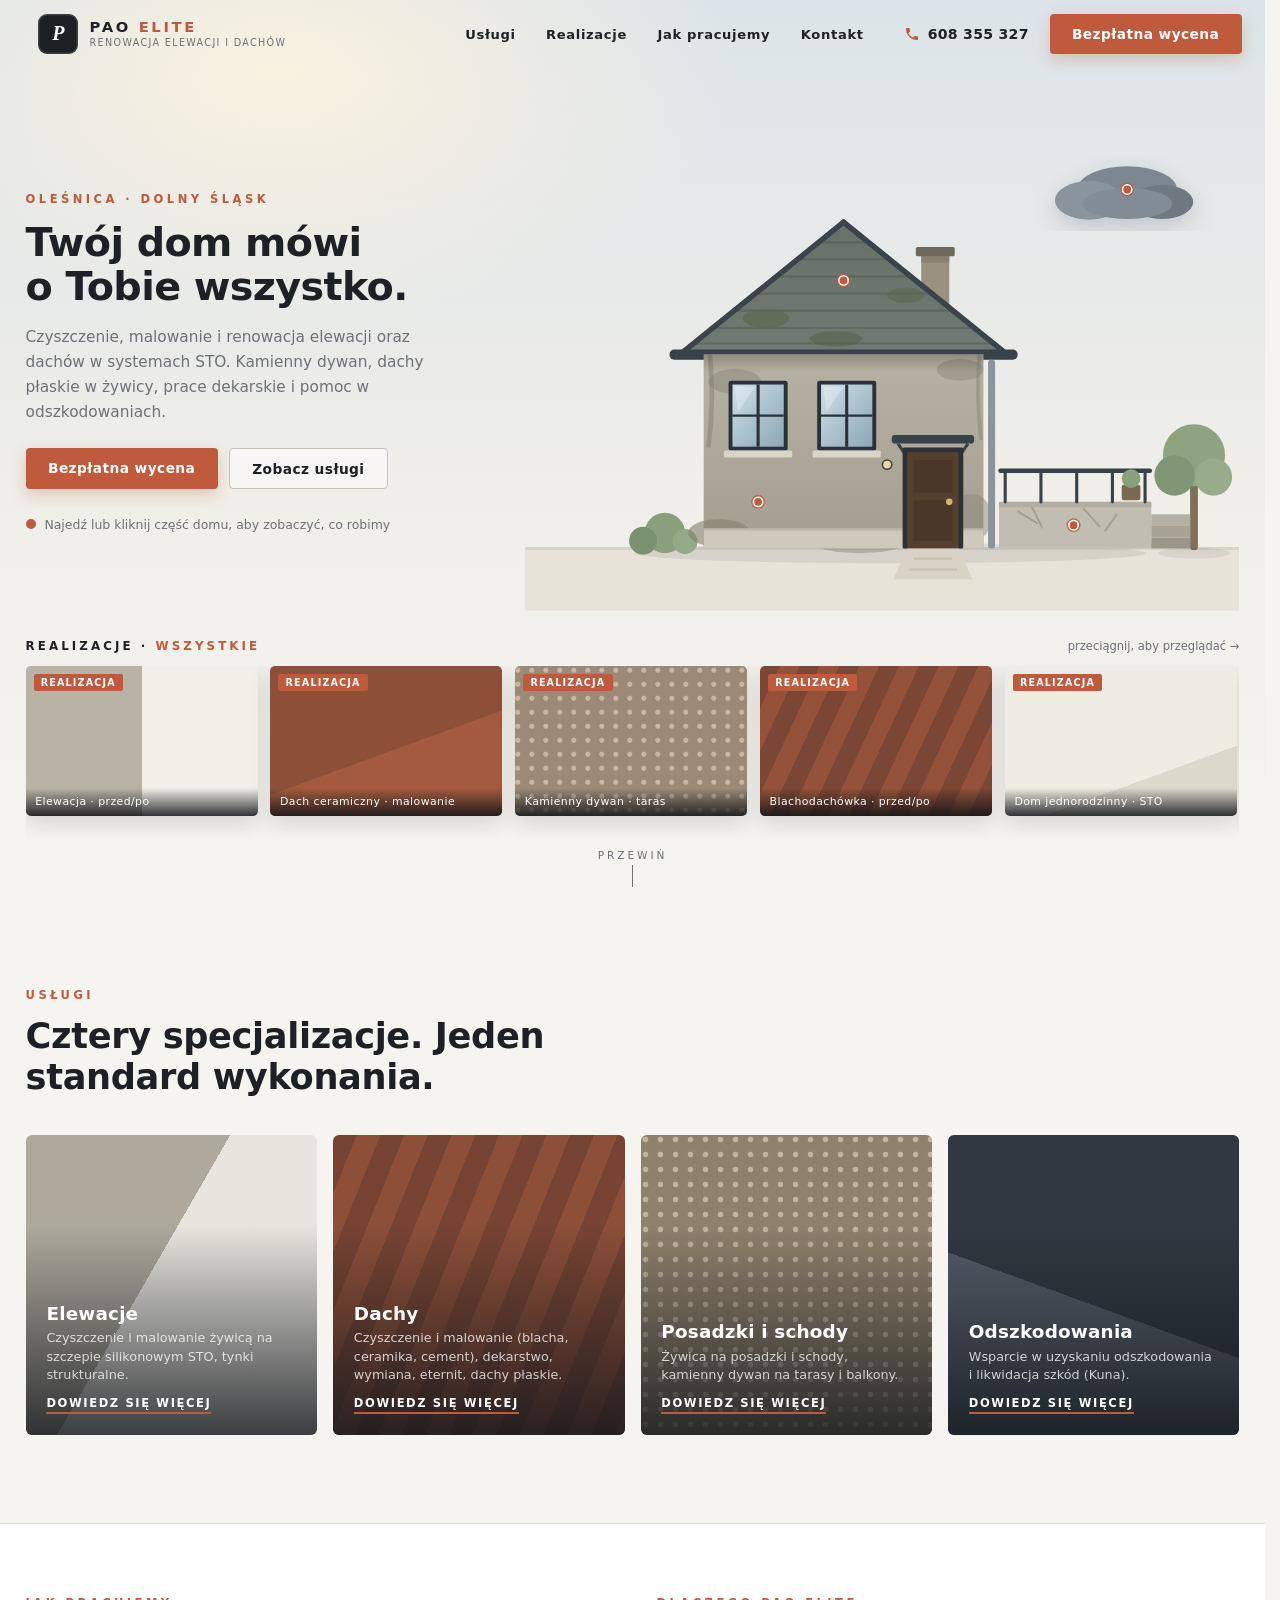
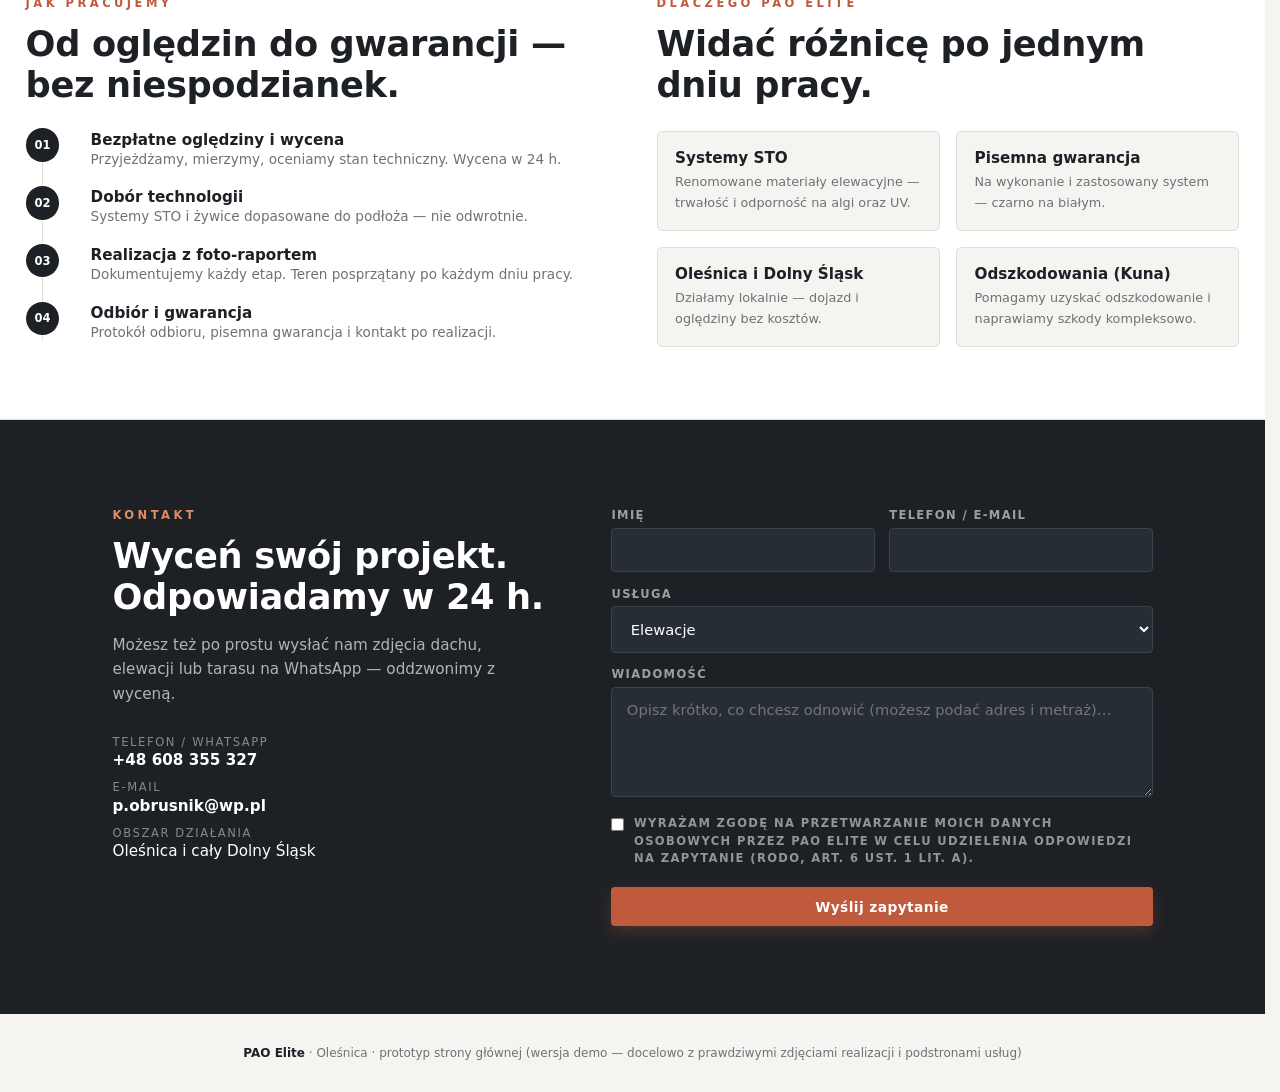
<file: warianty/interaktywny-domek.html>
<!DOCTYPE html>
<html lang="pl">
<head>
<meta charset="UTF-8">
<meta name="viewport" content="width=device-width, initial-scale=1.0">
<title>PAO Elite — czyszczenie, malowanie i renowacja elewacji oraz dachów · Oleśnica i Dolny Śląsk</title>
<meta name="description" content="PAO Elite: elewacje i tynki STO, czyszczenie i malowanie dachów, prace dekarskie, dachy płaskie w żywicy, kamienny dywan, odszkodowania. Oleśnica i cały Dolny Śląsk.">
<style>
:root{
  --bg:#f5f4f1;
  --ink:#1d2126;
  --muted:#6d7278;
  --accent:#c05a3c;
  --accent-d:#a34a30;
  --line:#e2dfd9;
  --sky1:#dce4e9;--sky2:#f1efe9;
}
*{margin:0;padding:0;box-sizing:border-box}
html{scroll-behavior:smooth;scrollbar-gutter:stable}
body{font-family:"Inter","Segoe UI",system-ui,-apple-system,sans-serif;background:var(--bg);color:var(--ink);-webkit-font-smoothing:antialiased}
::selection{background:var(--accent);color:#fff}
img,svg{display:block}
button{font-family:inherit}

/* ================= HEADER ================= */
header{position:fixed;top:0;left:0;right:0;z-index:60;height:68px;display:flex;align-items:center;
  padding:0 clamp(1rem,3vw,2.4rem);gap:2.5rem;
  background:transparent;transition:background .35s,box-shadow .35s}
header.scrolled{background:rgba(255,255,255,.92);backdrop-filter:blur(12px);box-shadow:0 1px 0 var(--line),0 8px 24px rgba(20,24,30,.05)}
.brand{display:flex;align-items:center;gap:.7rem;text-decoration:none;color:var(--ink);margin-right:auto}
.brand .mark{width:40px;height:40px;border-radius:9px;background:var(--ink);color:#fff;display:flex;align-items:center;justify-content:center;
  font-family:Georgia,serif;font-style:italic;font-weight:700;font-size:1.25rem;box-shadow:inset 0 0 0 1.5px rgba(255,255,255,.14)}
.brand .mark i{transform:translateY(-1px)}
.brand .bt{display:flex;flex-direction:column;line-height:1.05}
.brand .bt strong{font-weight:800;letter-spacing:.18em;font-size:.92rem}
.brand .bt strong b{color:var(--accent)}
.brand .bt small{font-size:.6rem;letter-spacing:.14em;text-transform:uppercase;color:var(--muted);margin-top:.22rem}
.mainnav{display:flex;gap:1.9rem}
.mainnav a{position:relative;font-size:.82rem;font-weight:600;letter-spacing:.05em;color:var(--ink);text-decoration:none;padding:.3rem 0}
.mainnav a::after{content:"";position:absolute;left:0;bottom:0;height:2px;width:0;background:var(--accent);transition:width .3s cubic-bezier(.2,.7,.3,1)}
.mainnav a:hover::after{width:100%}
.head-right{display:flex;align-items:center;gap:1.3rem}
.head-phone{display:flex;align-items:center;gap:.5rem;color:var(--ink);text-decoration:none;font-weight:700;font-size:.88rem;letter-spacing:.02em}
.head-phone svg{width:16px;height:16px;fill:var(--accent)}
.head-phone:hover{color:var(--accent)}
.btn{display:inline-block;border:none;cursor:pointer;text-decoration:none;text-align:center;
  padding:.72rem 1.4rem;border-radius:4px;font-size:.86rem;font-weight:700;letter-spacing:.03em;
  transition:transform .2s,background .2s,color .2s,box-shadow .2s}
.btn:hover{transform:translateY(-2px)}
.btn-accent{background:var(--accent);color:#fff;box-shadow:0 6px 16px rgba(192,90,60,.28)}
.btn-accent:hover{background:var(--accent-d)}
.btn-dark{background:var(--ink);color:#fff}
.btn-ghost{border:1px solid #c9c4bb;color:var(--ink);background:rgba(255,255,255,.5)}
.btn-ghost:hover{background:var(--ink);border-color:var(--ink);color:#fff}
@media(max-width:1020px){.mainnav{display:none}}
@media(max-width:640px){.head-phone span{display:none}.brand .bt small{display:none}}

/* ================= HERO ================= */
.hero{min-height:100vh;display:flex;flex-direction:column;padding-top:68px;position:relative;overflow:hidden;
  background:
    radial-gradient(60% 46% at 22% 8%, rgba(255,244,222,.85) 0%, rgba(255,244,222,0) 60%),
    linear-gradient(180deg,var(--sky1) 0%,var(--sky2) 58%,var(--bg) 100%)}
.hero-main{flex:1;display:grid;grid-template-columns:minmax(330px,4fr) 6fr;gap:1.4rem;max-width:1300px;width:100%;margin:0 auto;
  padding:1rem 1.6rem 0;align-items:center}

/* --- panel opisu (stała wysokość ⇒ zero skakania) --- */
.panel{position:relative;z-index:5;height:520px;display:flex;flex-direction:column;justify-content:center}
.panel .kicker{font-size:.72rem;letter-spacing:.3em;text-transform:uppercase;color:var(--accent);font-weight:800;margin-bottom:.9rem}
.panel h1,.panel h2{font-size:clamp(1.55rem,3.1vw,2.5rem);line-height:1.12;font-weight:800;letter-spacing:-.015em}
.panel .desc{margin-top:1rem;color:var(--muted);line-height:1.62;font-size:.96rem;max-width:440px}
.panel ul{margin:1rem 0 0;list-style:none}
.panel li{position:relative;padding-left:1.2rem;margin-bottom:.42rem;font-size:.9rem;color:#3a3f45}
.panel li::before{content:"";position:absolute;left:0;top:.42em;width:8px;height:8px;background:var(--accent)}
.panel .ctas{display:flex;gap:.7rem;margin-top:1.5rem;flex-wrap:wrap}
.panel-content{animation:panelIn .45s cubic-bezier(.2,.7,.3,1)}
@keyframes panelIn{from{opacity:0;transform:translateY(14px)}to{opacity:1;transform:none}}
.hint-interact{margin-top:1.7rem;font-size:.78rem;color:var(--muted);display:flex;align-items:center;gap:.55rem}
.hint-interact .dot{width:10px;height:10px;border-radius:50%;background:var(--accent);animation:pulseDot 1.8s infinite;flex:0 0 auto}
@keyframes pulseDot{0%,100%{box-shadow:0 0 0 0 rgba(192,90,60,.45)}50%{box-shadow:0 0 0 9px rgba(192,90,60,0)}}

/* --- dom --- */
.house-wrap{position:relative;z-index:2;height:520px;display:flex;align-items:center;justify-content:center}
.house-wrap svg{width:100%;height:100%;max-height:520px}
.clouds{position:absolute;inset:0;pointer-events:none;z-index:1}
.cloud{position:absolute;background:#fff;border-radius:60px;opacity:.6;filter:blur(1px)}
.cloud::before,.cloud::after{content:"";position:absolute;background:#fff;border-radius:50%}
.cloud.c1{width:130px;height:34px;top:11%;left:-140px;animation:drift 56s linear infinite}
.cloud.c1::before{width:52px;height:52px;top:-24px;left:22px}.cloud.c1::after{width:38px;height:38px;top:-16px;left:66px}
.cloud.c2{width:90px;height:26px;top:24%;left:-100px;animation:drift 78s linear infinite 14s;opacity:.4}
.cloud.c2::before{width:38px;height:38px;top:-18px;left:16px}.cloud.c2::after{width:28px;height:28px;top:-12px;left:48px}
@keyframes drift{to{transform:translateX(120vw)}}

/* części domu — interakcja */
.part{cursor:pointer}
.part:focus-visible{outline:3px solid var(--accent);outline-offset:4px}
.hotspot{pointer-events:none}
.hotspot .ring{fill:none;stroke:var(--accent);stroke-width:2;opacity:.85;animation:ringPulse 2.1s infinite}
.hotspot .core{fill:var(--accent);stroke:#fff;stroke-width:2}
@keyframes ringPulse{0%{r:8;opacity:.85}70%{r:17;opacity:0}100%{r:17;opacity:0}}
.part.hot .hotspot,.part.sel .hotspot{opacity:0;transition:opacity .25s}
.part-label{font-size:13px;font-weight:700;fill:#fff;pointer-events:none;opacity:0;transition:opacity .25s}
.label-pill{fill:var(--ink);opacity:0;transition:opacity .25s;pointer-events:none}
.part.hot .label-pill,.part.sel .label-pill{opacity:.94}
.part.hot .part-label,.part.sel .part-label{opacity:1}
.sel-ring{opacity:0;transition:opacity .3s;pointer-events:none}
.part.sel .sel-ring{opacity:1}

/* DACH */
.roof-old{transition:opacity .5s ease .05s}
.part-roof.hot .roof-old,.part-roof.sel .roof-old{opacity:0}
.roof-skel{opacity:0;transition:opacity .4s}
.part-roof.hot .roof-skel,.part-roof.sel .roof-skel{opacity:1}
.roof-new rect{opacity:0;transform:translateY(-14px);transition:opacity .4s,transform .4s}
.part-roof.hot .roof-new rect,.part-roof.sel .roof-new rect{opacity:1;transform:none}
.roof-new rect:nth-child(1){transition-delay:.35s}
.roof-new rect:nth-child(2){transition-delay:.5s}
.roof-new rect:nth-child(3){transition-delay:.65s}
.roof-new rect:nth-child(4){transition-delay:.8s}
.roof-new rect:nth-child(5){transition-delay:.95s}

/* ELEWACJA */
.facade-clean{clip-path:inset(0 100% 0 0);transition:clip-path 1.1s cubic-bezier(.6,0,.3,1)}
.part-facade.hot .facade-clean,.part-facade.sel .facade-clean{clip-path:inset(0 0 0 0)}
.wash-line{opacity:0}
.part-facade.hot .wash-line,.part-facade.sel .wash-line{opacity:1;animation:wash 1.1s cubic-bezier(.6,0,.3,1) forwards}
@keyframes wash{from{transform:translateX(0)}to{transform:translateX(345px);opacity:0}}

/* TARAS */
.stone-layer{opacity:0;transition:opacity .8s ease .1s}
.part-terrace.hot .stone-layer,.part-terrace.sel .stone-layer{opacity:1}
.shine{opacity:0}
.part-terrace.hot .shine,.part-terrace.sel .shine{animation:shineSweep 1.2s ease .3s forwards}
@keyframes shineSweep{0%{opacity:.5;transform:translateX(-40px)}100%{opacity:0;transform:translateX(250px)}}

/* BURZA */
.part-storm .bolt{opacity:0;transition:opacity .2s}
.part-storm.hot .bolt,.part-storm.sel .bolt{opacity:1;animation:flash 1.1s infinite}
@keyframes flash{0%,100%{opacity:1}45%{opacity:.15}55%{opacity:1}}
.part-storm .rain line{opacity:0;transition:opacity .3s}
.part-storm.hot .rain line,.part-storm.sel .rain line{opacity:.7}
.part-storm.hot .storm-body,.part-storm.sel .storm-body{filter:brightness(.82)}

/* --- pasek zdjęć (stałe wymiary ⇒ zero skakania) --- */
.strip-zone{position:relative;z-index:5;max-width:1300px;width:100%;margin:0 auto;padding:0 1.6rem .4rem}
.strip-head{display:flex;align-items:baseline;justify-content:space-between;margin-bottom:.55rem;height:1.1rem}
.strip-title{font-size:.74rem;letter-spacing:.26em;text-transform:uppercase;font-weight:800;color:var(--ink)}
.strip-title em{font-style:normal;color:var(--accent)}
.strip-hint{font-size:.72rem;color:var(--muted)}
.strip{display:flex;gap:.8rem;overflow-x:auto;overflow-y:hidden;height:174px;cursor:grab;
  scrollbar-width:thin;scrollbar-color:#c9c4bb transparent;transition:opacity .28s}
.strip.fading{opacity:0}
.strip:active{cursor:grabbing}
.shot{flex:0 0 232px;height:150px;border-radius:5px;position:relative;overflow:hidden;user-select:none;
  box-shadow:0 8px 20px rgba(20,24,30,.13)}
.shot .ph{position:absolute;inset:0}
.shot .cap{position:absolute;left:0;right:0;bottom:0;padding:.45rem .6rem;font-size:.68rem;letter-spacing:.04em;color:#fff;
  background:linear-gradient(180deg,transparent,rgba(15,18,22,.85))}
.shot .tag{position:absolute;top:.5rem;left:.5rem;font-size:.6rem;letter-spacing:.12em;text-transform:uppercase;font-weight:700;
  color:#fff;background:var(--accent);padding:.2rem .45rem;border-radius:2px}
.ph-roof1{background:linear-gradient(160deg,#8d4f38 0 55%,#a35a3e 55% 100%)}
.ph-roof2{background:repeating-linear-gradient(115deg,#7c4634 0 18px,#94523a 18px 36px)}
.ph-roof3{background:linear-gradient(180deg,#5b636b 0 45%,#374049 45%)}
.ph-fac1{background:linear-gradient(90deg,#b9b3a6 0 50%,#f2efe8 50%)}
.ph-fac2{background:linear-gradient(160deg,#efece4 0 70%,#ddd8cc 70%)}
.ph-fac3{background:linear-gradient(90deg,#a8a89e 0 38%,#f5f2ea 38%)}
.ph-st1{background:radial-gradient(circle at 20% 30%,#c9b8a6 2px,transparent 3px) 0 0/14px 14px,#9c8a77}
.ph-st2{background:radial-gradient(circle at 60% 60%,#b7a795 2px,transparent 3px) 0 0/12px 12px,#877663}
.ph-st3{background:radial-gradient(circle at 40% 40%,#d8cabb 2px,transparent 3px) 0 0/16px 16px,#a99a88}
.ph-dmg1{background:linear-gradient(200deg,#3c434c 0 60%,#59636e 60%)}
.ph-dmg2{background:linear-gradient(160deg,#2e343b 0 40%,#4a545f 40%)}

.scroll-ind{position:relative;margin:0 auto;padding:.2rem 0 .8rem;z-index:6;color:var(--muted);font-size:.66rem;
  letter-spacing:.28em;text-transform:uppercase;display:flex;flex-direction:column;align-items:center;gap:.25rem;pointer-events:none}
.scroll-ind span{display:block;width:1px;height:22px;background:var(--muted);animation:down 1.6s infinite}
@keyframes down{0%{transform:scaleY(0);transform-origin:top}45%{transform:scaleY(1);transform-origin:top}55%{transform:scaleY(1);transform-origin:bottom}100%{transform:scaleY(0);transform-origin:bottom}}

.fallback{max-width:1300px;margin:0 auto;padding:.2rem 1.6rem 1rem;display:none;gap:.5rem;flex-wrap:wrap}
.fallback a{font-size:.8rem;color:var(--ink);border:1px solid var(--line);background:#fff;padding:.45rem .8rem;border-radius:20px;text-decoration:none}
.fallback a:hover{border-color:var(--accent);color:var(--accent)}
body.touch .fallback{display:flex}

/* ================= KAFELKI ================= */
.tiles-sec{padding:5.5rem 1.6rem;max-width:1300px;margin:0 auto}
.eyebrow{font-size:.72rem;letter-spacing:.3em;text-transform:uppercase;color:var(--accent);font-weight:800;margin-bottom:.8rem}
h2.sec{font-size:clamp(1.5rem,2.8vw,2.2rem);font-weight:800;letter-spacing:-.01em;max-width:640px}
.tiles{display:grid;grid-template-columns:repeat(4,1fr);gap:1rem;margin-top:2.4rem}
.tile{position:relative;height:300px;border-radius:6px;overflow:hidden;text-decoration:none;color:#fff;display:flex;align-items:flex-end}
.tile .bgimg{position:absolute;inset:0;transition:transform .6s cubic-bezier(.2,.6,.2,1),filter .4s}
.tile:hover .bgimg{transform:scale(1.07);filter:brightness(.72)}
.tile .shade{position:absolute;inset:0;background:linear-gradient(180deg,rgba(18,22,27,.05) 30%,rgba(18,22,27,.82))}
.tile .tcont{position:relative;padding:1.3rem;width:100%}
.tile h3{font-size:1.15rem;font-weight:800;letter-spacing:.01em;transition:color .3s}
.tile:hover h3{color:#ffd9c9}
.tile p{margin-top:.35rem;font-size:.8rem;color:#ffffffc4;line-height:1.45}
.tile .go{margin-top:.7rem;display:inline-block;font-size:.72rem;letter-spacing:.14em;text-transform:uppercase;font-weight:700;
  border-bottom:2px solid var(--accent);padding-bottom:.15rem}
.bg-fac{background:linear-gradient(120deg,#b7b1a4 0 44%,#f3f0e8 44%)}
.bg-roof{background:repeating-linear-gradient(112deg,#7c4634 0 22px,#94523a 22px 44px)}
.bg-floor{background:radial-gradient(circle at 30% 30%,#cbbba9 2.4px,transparent 3.2px) 0 0/15px 15px,#96866f}
.bg-claim{background:linear-gradient(200deg,#333a43 0 55%,#57616c 55%)}
@media(max-width:1000px){.tiles{grid-template-columns:1fr 1fr}}
@media(max-width:560px){.tiles{grid-template-columns:1fr}.tile{height:220px}}

/* ================= PROCES / DLACZEGO ================= */
.why{background:#fff;border-top:1px solid var(--line);border-bottom:1px solid var(--line)}
.why .in{max-width:1300px;margin:0 auto;padding:4.5rem 1.6rem;display:grid;grid-template-columns:1fr 1fr;gap:3rem;align-items:start}
.why ol{list-style:none;counter-reset:st;margin-top:1.6rem}
.why ol li{counter-increment:st;position:relative;padding:0 0 1.3rem 3rem;border-left:1px solid var(--line);margin-left:1rem}
.why ol li:last-child{padding-bottom:0}
.why ol li::before{content:counter(st,decimal-leading-zero);position:absolute;left:-1.05rem;top:-.15rem;width:2.1rem;height:2.1rem;
  background:var(--ink);color:#fff;font-size:.72rem;font-weight:800;display:flex;align-items:center;justify-content:center;border-radius:50%}
.why ol b{display:block;font-size:.95rem}
.why ol span{font-size:.85rem;color:var(--muted)}
.badges{display:grid;grid-template-columns:1fr 1fr;gap:1rem;margin-top:1.6rem}
.badge{border:1px solid var(--line);padding:1.1rem;border-radius:5px;background:var(--bg)}
.badge b{display:block;font-size:.95rem;margin-bottom:.25rem}
.badge span{font-size:.8rem;color:var(--muted);line-height:1.45}
@media(max-width:900px){.why .in{grid-template-columns:1fr}}

/* ================= FORMULARZ ================= */
.contact{padding:5.5rem 1.6rem;background:var(--ink);color:#fff}
.contact .in{max-width:1040px;margin:0 auto;display:grid;grid-template-columns:1fr 1.2fr;gap:3rem}
.contact h2{color:#fff}
.contact .lead{margin-top:1rem;color:#ffffffa8;line-height:1.6;font-size:.95rem;max-width:400px}
.contact .direct{margin-top:1.8rem;display:flex;flex-direction:column;gap:.7rem;font-size:.95rem}
.contact .direct a{color:#fff;text-decoration:none;font-weight:700}
.contact .direct a:hover{color:#ffb397}
.contact .direct small{display:block;color:#ffffff77;font-size:.72rem;letter-spacing:.14em;text-transform:uppercase;margin-bottom:.15rem;font-weight:400}
form{display:flex;flex-direction:column;gap:.9rem}
.frow{display:grid;grid-template-columns:1fr 1fr;gap:.9rem}
label{font-size:.72rem;letter-spacing:.12em;text-transform:uppercase;color:#ffffff90;font-weight:700;display:block;margin-bottom:.35rem}
input,select,textarea{width:100%;padding:.8rem .9rem;background:#272d34;border:1px solid #3a424b;border-radius:4px;color:#fff;
  font-size:.92rem;font-family:inherit;transition:border-color .25s}
input:focus,select:focus,textarea:focus{outline:none;border-color:var(--accent)}
textarea{min-height:110px;resize:vertical}
.rodo{display:flex;gap:.6rem;align-items:flex-start;font-size:.72rem;color:#ffffff85;line-height:1.5}
.rodo input{width:auto;margin-top:.15rem}
.form-ok{display:none;background:#1f7a45;color:#fff;padding:.9rem 1rem;border-radius:4px;font-size:.88rem}
@media(max-width:860px){.contact .in{grid-template-columns:1fr}.frow{grid-template-columns:1fr}}

footer{padding:2rem 1.6rem;text-align:center;font-size:.75rem;color:var(--muted)}
footer b{color:var(--ink)}

/* ================= HERO RWD ================= */
@media(max-width:900px){
  .hero{min-height:auto}
  .hero-main{grid-template-columns:1fr;padding-top:.4rem}
  .house-wrap{order:1;height:auto}
  .house-wrap svg{max-height:42vh}
  .panel{order:2;height:auto;min-height:0;padding-bottom:.6rem}
  .scroll-ind{display:none}
}
@media (prefers-reduced-motion: reduce){
  *{animation:none !important;transition:none !important}
}
</style>
</head>
<body>

<header id="hd">
  <a class="brand" href="#top" aria-label="PAO Elite — strona główna">
    <span class="mark"><i>P</i></span>
    <span class="bt"><strong>PAO <b>ELITE</b></strong><small>Renowacja elewacji i dachów</small></span>
  </a>
  <nav class="mainnav" aria-label="Nawigacja główna">
    <a href="#uslugi">Usługi</a>
    <a href="#realizacje">Realizacje</a>
    <a href="#proces">Jak pracujemy</a>
    <a href="#kontakt">Kontakt</a>
  </nav>
  <div class="head-right">
    <a class="head-phone" href="tel:+48608355327">
      <svg viewBox="0 0 24 24"><path d="M6.6 10.8c1.4 2.8 3.8 5.1 6.6 6.6l2.2-2.2c.3-.3.7-.4 1-.2 1.1.4 2.3.6 3.6.6.6 0 1 .4 1 1V20c0 .6-.4 1-1 1C10.6 21 3 13.4 3 4c0-.6.4-1 1-1h3.5c.6 0 1 .4 1 1 0 1.2.2 2.4.6 3.6.1.3 0 .7-.2 1l-2.3 2.2z"/></svg>
      <span>608 355 327</span>
    </a>
    <a class="btn btn-accent" href="#kontakt">Bezpłatna wycena</a>
  </div>
</header>

<!-- ============================ HERO ============================ -->
<section class="hero" id="top">
  <div class="clouds"><div class="cloud c1"></div><div class="cloud c2"></div></div>

  <div class="hero-main">
    <!-- PANEL OPISU -->
    <div class="panel" id="panel" aria-live="polite">
      <div class="panel-content" id="panelContent">
        <div class="kicker">Oleśnica · Dolny Śląsk</div>
        <h1>Twój dom mówi<br>o Tobie wszystko.</h1>
        <p class="desc">Czyszczenie, malowanie i renowacja elewacji oraz dachów w systemach STO.
          Kamienny dywan, dachy płaskie w żywicy, prace dekarskie i pomoc w odszkodowaniach.</p>
        <div class="ctas">
          <a class="btn btn-accent" href="#kontakt">Bezpłatna wycena</a>
          <a class="btn btn-ghost" href="#uslugi">Zobacz usługi</a>
        </div>
        <div class="hint-interact"><span class="dot"></span> Najedź lub kliknij część domu, aby zobaczyć, co robimy</div>
      </div>
    </div>

    <!-- INTERAKTYWNY DOM -->
    <div class="house-wrap">
      <svg viewBox="0 0 920 640" role="img" aria-label="Interaktywny dom — wybierz dach, elewację, taras lub chmurę burzową">
        <defs>
          <clipPath id="roofClip"><polygon points="200,310 410,140 620,310"/></clipPath>
          <clipPath id="facadeClip"><rect x="230" y="310" width="360" height="250"/></clipPath>
          <pattern id="stone" width="13" height="13" patternUnits="userSpaceOnUse">
            <rect width="13" height="13" fill="#9c8a77"/>
            <circle cx="4" cy="4" r="2.1" fill="#c9b8a6"/>
            <circle cx="10" cy="9" r="1.7" fill="#b3a08c"/>
          </pattern>
          <linearGradient id="glass" x1="0" y1="0" x2="1" y2="1">
            <stop offset="0" stop-color="#cfe0e9"/><stop offset=".55" stop-color="#a9bfcc"/><stop offset="1" stop-color="#8fa7b5"/>
          </linearGradient>
          <linearGradient id="roofShade" x1="0" y1="0" x2="0" y2="1">
            <stop offset="0" stop-color="#000" stop-opacity=".22"/><stop offset="1" stop-color="#000" stop-opacity="0"/>
          </linearGradient>
          <linearGradient id="cleanWall" x1="0" y1="0" x2="0" y2="1">
            <stop offset="0" stop-color="#f7f4ec"/><stop offset="1" stop-color="#eeeade"/>
          </linearGradient>
          <linearGradient id="dirtyWall" x1="0" y1="0" x2="0" y2="1">
            <stop offset="0" stop-color="#b8b2a5"/><stop offset="1" stop-color="#a49e90"/>
          </linearGradient>
          <filter id="soft" x="-20%" y="-20%" width="140%" height="140%">
            <feDropShadow dx="0" dy="10" stdDeviation="16" flood-color="#141820" flood-opacity="0.16"/>
          </filter>
        </defs>

        <!-- ziemia -->
        <rect x="0" y="560" width="920" height="80" fill="#e7e3d9"/>
        <rect x="0" y="558" width="920" height="4" fill="#d9d4c8"/>
        <ellipse cx="470" cy="566" rx="330" ry="13" fill="#141820" opacity=".08"/>

        <!-- zieleń tła -->
        <g opacity=".95">
          <rect x="856" y="470" width="10" height="92" rx="4" fill="#7a6a52"/>
          <circle cx="861" cy="440" r="40" fill="#8aa07c"/>
          <circle cx="836" cy="466" r="26" fill="#7b9270"/>
          <circle cx="886" cy="468" r="24" fill="#94a988"/>
          <ellipse cx="861" cy="566" rx="46" ry="7" fill="#141820" opacity=".07"/>
        </g>
        <g>
          <circle cx="180" cy="540" r="26" fill="#8aa07c"/>
          <circle cx="152" cy="550" r="18" fill="#7b9270"/>
          <circle cx="206" cy="551" r="16" fill="#94a988"/>
        </g>

        <!-- ====== CHMURA BURZOWA (odszkodowania) ====== -->
        <g class="part part-storm" id="p-szkody" tabindex="0" role="button" aria-label="Szkody i odszkodowania — zobacz usługę">
          <g class="storm-body" filter="url(#soft)">
            <ellipse cx="775" cy="98" rx="64" ry="30" fill="#7d8791"/>
            <ellipse cx="726" cy="112" rx="44" ry="25" fill="#8b949d"/>
            <ellipse cx="820" cy="114" rx="40" ry="22" fill="#6f7982"/>
            <ellipse cx="775" cy="116" rx="58" ry="20" fill="#828c96"/>
          </g>
          <g class="rain" stroke="#7d8791" stroke-width="3" stroke-linecap="round">
            <line x1="734" y1="146" x2="726" y2="168"/>
            <line x1="800" y1="148" x2="792" y2="170"/>
            <line x1="822" y1="140" x2="814" y2="160"/>
          </g>
          <polygon class="bolt" points="772,130 754,170 768,170 750,208 786,160 772,160 788,130" fill="#f2b23c"/>
          <g class="hotspot"><circle class="ring" cx="775" cy="98" r="8"/><circle class="core" cx="775" cy="98" r="6"/></g>
          <g>
            <rect class="label-pill" x="686" y="34" rx="13" width="178" height="26"/>
            <text class="part-label" x="775" y="52" text-anchor="middle">Szkody i odszkodowania</text>
          </g>
        </g>

        <!-- ====== DOM (cień pod całością) ====== -->
        <!-- komin -->
        <g>
          <rect x="510" y="182" width="36" height="100" fill="#9a927f"/>
          <rect x="510" y="182" width="36" height="10" fill="#88816f"/>
          <rect x="503" y="172" width="50" height="12" rx="2" fill="#6e675c"/>
        </g>

        <!-- ====== DACH ====== -->
        <g class="part part-roof" id="p-dach" tabindex="0" role="button" aria-label="Dach — zobacz usługi dachowe">
          <polygon points="200,310 410,140 620,310" fill="#4c545d"/>
          <g clip-path="url(#roofClip)">
            <!-- szkielet -->
            <g class="roof-skel" stroke="#8a6b4f" stroke-width="7">
              <line x1="410" y1="140" x2="224" y2="310"/><line x1="410" y1="140" x2="317" y2="310"/>
              <line x1="410" y1="140" x2="410" y2="310"/><line x1="410" y1="140" x2="503" y2="310"/>
              <line x1="410" y1="140" x2="596" y2="310"/>
              <line x1="244" y1="276" x2="576" y2="276" stroke-width="5"/>
              <line x1="282" y1="242" x2="538" y2="242" stroke-width="5"/>
              <line x1="320" y1="208" x2="500" y2="208" stroke-width="5"/>
            </g>
            <!-- stare pokrycie -->
            <g class="roof-old">
              <polygon points="200,310 410,140 620,310" fill="#707a72"/>
              <g stroke="#616b64" stroke-width="3">
                <line x1="212" y1="296" x2="608" y2="296"/><line x1="234" y1="276" x2="586" y2="276"/>
                <line x1="260" y1="254" x2="560" y2="254"/><line x1="286" y1="232" x2="534" y2="232"/>
                <line x1="312" y1="210" x2="508" y2="210"/><line x1="338" y1="188" x2="482" y2="188"/>
                <line x1="364" y1="166" x2="456" y2="166"/>
              </g>
              <ellipse cx="310" cy="264" rx="30" ry="12" fill="#5d6b53" opacity=".7"/>
              <ellipse cx="490" cy="234" rx="24" ry="10" fill="#5d6b53" opacity=".55"/>
              <ellipse cx="400" cy="290" rx="34" ry="10" fill="#55624c" opacity=".55"/>
              <polygon points="200,310 410,140 620,310" fill="url(#roofShade)" opacity=".35"/>
            </g>
            <!-- nowe pokrycie -->
            <g class="roof-new">
              <rect x="196" y="284" width="440" height="32" fill="#b1583a"/>
              <rect x="196" y="252" width="440" height="32" fill="#a95336"/>
              <rect x="196" y="220" width="440" height="32" fill="#b1583a"/>
              <rect x="196" y="184" width="440" height="36" fill="#a04e33"/>
              <rect x="196" y="136" width="440" height="48" fill="#b1583a"/>
            </g>
          </g>
          <!-- kalenica + okap/rynna -->
          <line x1="200" y1="310" x2="410" y2="140" stroke="#3b434b" stroke-width="7" stroke-linecap="round"/>
          <line x1="620" y1="310" x2="410" y2="140" stroke="#3b434b" stroke-width="7" stroke-linecap="round"/>
          <rect x="186" y="304" width="448" height="13" rx="6" fill="#39414a"/>
          <g class="hotspot"><circle class="ring" cx="410" cy="215" r="8"/><circle class="core" cx="410" cy="215" r="6"/></g>
          <g>
            <rect class="label-pill" x="362" y="98" rx="13" width="96" height="26"/>
            <text class="part-label" x="410" y="116" text-anchor="middle">Dach</text>
          </g>
          <polygon class="sel-ring" points="200,310 410,140 620,310" fill="none" stroke="#c05a3c" stroke-width="4" stroke-dasharray="10 7"/>
        </g>

        <!-- ====== ELEWACJA ====== -->
        <g class="part part-facade" id="p-elewacja" tabindex="0" role="button" aria-label="Elewacja — zobacz usługę czyszczenia i malowania">
          <!-- brudna -->
          <g>
            <rect x="230" y="310" width="360" height="250" fill="url(#dirtyWall)"/>
            <ellipse cx="270" cy="345" rx="34" ry="16" fill="#8f8a7d" opacity=".55"/>
            <ellipse cx="560" cy="330" rx="30" ry="14" fill="#8f8a7d" opacity=".5"/>
            <ellipse cx="250" cy="540" rx="40" ry="18" fill="#84806f" opacity=".6"/>
            <ellipse cx="430" cy="552" rx="60" ry="14" fill="#84806f" opacity=".45"/>
            <ellipse cx="575" cy="520" rx="26" ry="30" fill="#8f8a7d" opacity=".5"/>
            <path d="M238 310 q6 60 -2 120" stroke="#84806f" stroke-width="6" fill="none" opacity=".5"/>
            <path d="M585 310 q-5 50 2 110" stroke="#84806f" stroke-width="5" fill="none" opacity=".45"/>
          </g>
          <!-- czysta (odsłaniana) -->
          <g class="facade-clean">
            <rect x="230" y="310" width="360" height="250" fill="url(#cleanWall)"/>
          </g>
          <!-- cień okapu + fundament (zawsze) -->
          <rect x="230" y="310" width="360" height="24" fill="url(#roofShade)"/>
          <rect x="230" y="536" width="360" height="24" fill="#cfc9bc"/>
          <rect x="230" y="534" width="360" height="3" fill="#bdb7a9"/>
          <!-- linia mycia -->
          <g class="wash-line" clip-path="url(#facadeClip)">
            <rect x="222" y="310" width="15" height="250" fill="#ffffff" opacity=".9"/>
            <rect x="216" y="310" width="4" height="250" fill="#cde4ef"/>
          </g>
          <!-- rynna spustowa -->
          <rect x="596" y="317" width="9" height="243" rx="4" fill="#8b939c"/>
          <!-- stolarka -->
          <g>
            <!-- okno 1 -->
            <rect x="262" y="344" width="76" height="90" rx="3" fill="#2a3138"/>
            <rect x="267" y="349" width="66" height="80" fill="url(#glass)"/>
            <line x1="300" y1="349" x2="300" y2="429" stroke="#2a3138" stroke-width="4"/>
            <line x1="267" y1="389" x2="333" y2="389" stroke="#2a3138" stroke-width="3"/>
            <polygon points="270,352 296,352 274,384" fill="#fff" opacity=".28"/>
            <rect x="256" y="434" width="88" height="9" rx="2" fill="#d9d4c8"/>
            <!-- okno 2 -->
            <rect x="376" y="344" width="76" height="90" rx="3" fill="#2a3138"/>
            <rect x="381" y="349" width="66" height="80" fill="url(#glass)"/>
            <line x1="414" y1="349" x2="414" y2="429" stroke="#2a3138" stroke-width="4"/>
            <line x1="381" y1="389" x2="447" y2="389" stroke="#2a3138" stroke-width="3"/>
            <polygon points="384,352 410,352 388,384" fill="#fff" opacity=".28"/>
            <rect x="370" y="434" width="88" height="9" rx="2" fill="#d9d4c8"/>
            <!-- drzwi + daszek -->
            <rect x="478" y="416" width="16" height="10" fill="#39414a" opacity="0"/>
            <rect x="472" y="414" width="106" height="11" rx="4" fill="#39414a"/>
            <line x1="480" y1="425" x2="490" y2="440" stroke="#39414a" stroke-width="4"/>
            <line x1="570" y1="425" x2="560" y2="440" stroke="#39414a" stroke-width="4"/>
            <rect x="486" y="430" width="78" height="130" rx="2" fill="#2a3138"/>
            <rect x="492" y="436" width="66" height="124" fill="#55402e"/>
            <rect x="500" y="446" width="50" height="42" rx="2" fill="#4a3728"/>
            <rect x="500" y="498" width="50" height="52" rx="2" fill="#4a3728"/>
            <circle cx="546" cy="500" r="4.2" fill="#d8b171"/>
            <!-- lampa -->
            <circle cx="466" cy="452" r="6" fill="#f2d7a0" stroke="#39414a" stroke-width="2"/>
          </g>
          <g class="hotspot"><circle class="ring" cx="300" cy="500" r="8"/><circle class="core" cx="300" cy="500" r="6"/></g>
          <g>
            <rect class="label-pill" x="245" y="576" rx="13" width="110" height="26"/>
            <text class="part-label" x="300" y="594" text-anchor="middle">Elewacja</text>
          </g>
          <rect class="sel-ring" x="230" y="310" width="360" height="250" fill="none" stroke="#c05a3c" stroke-width="4" stroke-dasharray="10 7"/>
        </g>

        <!-- ścieżka od drzwi -->
        <polygon points="492,560 558,560 576,600 474,600" fill="#d8d3c6"/>
        <line x1="500" y1="573" x2="550" y2="573" stroke="#c7c2b4" stroke-width="3"/>
        <line x1="494" y1="587" x2="556" y2="587" stroke="#c7c2b4" stroke-width="3"/>

        <!-- ====== TARAS + SCHODY ====== -->
        <g class="part part-terrace" id="p-posadzki" tabindex="0" role="button" aria-label="Taras, schody i posadzki — zobacz usługę">
          <!-- spękany beton -->
          <g>
            <rect x="610" y="500" width="196" height="60" rx="2" fill="#c2bdb2"/>
            <rect x="610" y="500" width="196" height="7" fill="#b3aea2"/>
            <path d="M634 512 l26 16 m-8 -22 l14 28 M718 508 l22 24 M762 516 l-16 22" stroke="#a49f93" stroke-width="2.5" fill="none"/>
            <rect x="806" y="516" width="50" height="15" fill="#b5b0a4"/>
            <rect x="806" y="531" width="50" height="15" fill="#a8a397"/>
            <rect x="806" y="546" width="50" height="14" fill="#9b968a"/>
          </g>
          <!-- kamienny dywan -->
          <g class="stone-layer">
            <rect x="610" y="500" width="196" height="60" rx="2" fill="url(#stone)"/>
            <rect x="610" y="500" width="196" height="6" fill="#c05a3c"/>
            <rect x="806" y="516" width="50" height="15" fill="url(#stone)"/>
            <rect x="806" y="531" width="50" height="15" fill="url(#stone)"/>
            <rect x="806" y="546" width="50" height="14" fill="url(#stone)"/>
          </g>
          <rect class="shine" x="618" y="500" width="26" height="60" fill="#fff" opacity="0"/>
          <!-- balustrada -->
          <g stroke="#39414a" stroke-linecap="round">
            <line x1="618" y1="500" x2="618" y2="462" stroke-width="4"/>
            <line x1="664" y1="500" x2="664" y2="462" stroke-width="4"/>
            <line x1="710" y1="500" x2="710" y2="462" stroke-width="4"/>
            <line x1="756" y1="500" x2="756" y2="462" stroke-width="4"/>
            <line x1="798" y1="500" x2="798" y2="462" stroke-width="4"/>
            <line x1="612" y1="460" x2="804" y2="460" stroke-width="6"/>
          </g>
          <!-- donica -->
          <g>
            <rect x="768" y="478" width="24" height="20" rx="3" fill="#7a6a52"/>
            <circle cx="780" cy="470" r="12" fill="#8aa07c"/>
          </g>
          <g class="hotspot"><circle class="ring" cx="706" cy="530" r="8"/><circle class="core" cx="706" cy="530" r="6"/></g>
          <g>
            <rect class="label-pill" x="622" y="576" rx="13" width="168" height="26"/>
            <text class="part-label" x="706" y="594" text-anchor="middle">Taras · schody · posadzki</text>
          </g>
          <rect class="sel-ring" x="606" y="454" width="256" height="112" fill="none" stroke="#c05a3c" stroke-width="4" stroke-dasharray="10 7"/>
        </g>
      </svg>
    </div>
  </div>

  <!-- FALLBACK -->
  <nav class="fallback" aria-label="Usługi — nawigacja alternatywna">
    <a href="#" data-part="dach">Dachy</a>
    <a href="#" data-part="elewacja">Elewacje</a>
    <a href="#" data-part="posadzki">Taras i posadzki</a>
    <a href="#" data-part="szkody">Odszkodowania</a>
  </nav>

  <!-- PASEK ZDJĘĆ -->
  <div class="strip-zone" id="realizacje">
    <div class="strip-head">
      <div class="strip-title">Realizacje · <em id="stripCat">wszystkie</em></div>
      <div class="strip-hint">przeciągnij, aby przeglądać →</div>
    </div>
    <div class="strip" id="strip" aria-live="polite"></div>
  </div>

  <div class="scroll-ind">przewiń<span></span></div>
</section>

<!-- ============================ KAFELKI ============================ -->
<section class="tiles-sec" id="uslugi">
  <div class="eyebrow">Usługi</div>
  <h2 class="sec">Cztery specjalizacje. Jeden standard wykonania.</h2>
  <div class="tiles">
    <a class="tile" href="#kontakt" data-service="Elewacje">
      <div class="bgimg bg-fac"></div><div class="shade"></div>
      <div class="tcont">
        <h3>Elewacje</h3>
        <p>Czyszczenie i malowanie żywicą na szczepie silikonowym STO, tynki strukturalne.</p>
        <span class="go">Dowiedz się więcej</span>
      </div>
    </a>
    <a class="tile" href="#kontakt" data-service="Dachy">
      <div class="bgimg bg-roof"></div><div class="shade"></div>
      <div class="tcont">
        <h3>Dachy</h3>
        <p>Czyszczenie i malowanie (blacha, ceramika, cement), dekarstwo, wymiana, eternit, dachy płaskie.</p>
        <span class="go">Dowiedz się więcej</span>
      </div>
    </a>
    <a class="tile" href="#kontakt" data-service="Posadzki i schody">
      <div class="bgimg bg-floor"></div><div class="shade"></div>
      <div class="tcont">
        <h3>Posadzki i schody</h3>
        <p>Żywica na posadzki i schody, kamienny dywan na tarasy i balkony.</p>
        <span class="go">Dowiedz się więcej</span>
      </div>
    </a>
    <a class="tile" href="#kontakt" data-service="Odszkodowania">
      <div class="bgimg bg-claim"></div><div class="shade"></div>
      <div class="tcont">
        <h3>Odszkodowania</h3>
        <p>Wsparcie w uzyskaniu odszkodowania i likwidacja szkód (Kuna).</p>
        <span class="go">Dowiedz się więcej</span>
      </div>
    </a>
  </div>
</section>

<!-- ============================ PROCES / DLACZEGO ============================ -->
<section class="why" id="proces">
  <div class="in">
    <div>
      <div class="eyebrow">Jak pracujemy</div>
      <h2 class="sec">Od oględzin do gwarancji — bez niespodzianek.</h2>
      <ol>
        <li><b>Bezpłatne oględziny i wycena</b><span>Przyjeżdżamy, mierzymy, oceniamy stan techniczny. Wycena w 24 h.</span></li>
        <li><b>Dobór technologii</b><span>Systemy STO i żywice dopasowane do podłoża — nie odwrotnie.</span></li>
        <li><b>Realizacja z foto-raportem</b><span>Dokumentujemy każdy etap. Teren posprzątany po każdym dniu pracy.</span></li>
        <li><b>Odbiór i gwarancja</b><span>Protokół odbioru, pisemna gwarancja i kontakt po realizacji.</span></li>
      </ol>
    </div>
    <div>
      <div class="eyebrow">Dlaczego PAO Elite</div>
      <h2 class="sec">Widać różnicę po jednym dniu pracy.</h2>
      <div class="badges">
        <div class="badge"><b>Systemy STO</b><span>Renomowane materiały elewacyjne — trwałość i odporność na algi oraz UV.</span></div>
        <div class="badge"><b>Pisemna gwarancja</b><span>Na wykonanie i zastosowany system — czarno na białym.</span></div>
        <div class="badge"><b>Oleśnica i Dolny Śląsk</b><span>Działamy lokalnie — dojazd i oględziny bez kosztów.</span></div>
        <div class="badge"><b>Odszkodowania (Kuna)</b><span>Pomagamy uzyskać odszkodowanie i naprawiamy szkody kompleksowo.</span></div>
      </div>
    </div>
  </div>
</section>

<!-- ============================ KONTAKT ============================ -->
<section class="contact" id="kontakt">
  <div class="in">
    <div>
      <div class="eyebrow" style="color:#e08a68">Kontakt</div>
      <h2 class="sec">Wyceń swój projekt.<br>Odpowiadamy w 24 h.</h2>
      <p class="lead">Możesz też po prostu wysłać nam zdjęcia dachu, elewacji lub tarasu na WhatsApp — oddzwonimy z wyceną.</p>
      <div class="direct">
        <div><small>Telefon / WhatsApp</small><a href="tel:+48608355327">+48 608 355 327</a></div>
        <div><small>E-mail</small><a href="mailto:p.obrusnik@wp.pl">p.obrusnik@wp.pl</a></div>
        <div><small>Obszar działania</small>Oleśnica i cały Dolny Śląsk</div>
      </div>
    </div>
    <form id="quoteForm" novalidate>
      <div class="frow">
        <div><label for="fName">Imię</label><input id="fName" name="name" required autocomplete="name"></div>
        <div><label for="fPhone">Telefon / e-mail</label><input id="fPhone" name="contact" required autocomplete="tel"></div>
      </div>
      <div><label for="fService">Usługa</label>
        <select id="fService" name="service">
          <option>Elewacje</option>
          <option>Dachy</option>
          <option>Posadzki i schody</option>
          <option>Odszkodowania</option>
          <option>Inne / nie wiem</option>
        </select>
      </div>
      <div><label for="fMsg">Wiadomość</label><textarea id="fMsg" name="message" placeholder="Opisz krótko, co chcesz odnowić (możesz podać adres i metraż)…"></textarea></div>
      <label class="rodo"><input type="checkbox" id="fRodo" required>
        Wyrażam zgodę na przetwarzanie moich danych osobowych przez PAO Elite w celu udzielenia odpowiedzi na zapytanie (RODO, art. 6 ust. 1 lit. a).</label>
      <button class="btn btn-accent" type="submit">Wyślij zapytanie</button>
      <div class="form-ok" id="formOk">Dziękujemy! Odezwiemy się w ciągu 24 godzin.</div>
    </form>
  </div>
</section>

<footer>
  <b>PAO Elite</b> · Oleśnica · prototyp strony głównej (wersja demo — docelowo z prawdziwymi zdjęciami realizacji i podstronami usług)
</footer>

<script>
const SERVICES = {
  dach:{
    title:"Dachy — czyszczenie, malowanie, dekarstwo",
    kicker:"Usługa · Dachy",
    desc:"Przywracamy dachom kolor i szczelność — bez kosztów pełnej wymiany, a gdy trzeba, wymieniamy pokrycie kompleksowo.",
    bullets:["Czyszczenie i malowanie: blacha, ceramika, cement","Prace dekarskie i wymiana dachu","Demontaż eternitu i azbestu","Dachy płaskie w technologii żywicznej"],
    service:"Dachy", cat:"dachy",
    photos:[["Dach ceramiczny · malowanie","ph-roof1"],["Blachodachówka · przed/po","ph-roof2"],["Dach płaski · żywica","ph-roof3"],["Wymiana pokrycia","ph-roof2"],["Czyszczenie dachówki","ph-roof1"]]
  },
  elewacja:{
    title:"Elewacje — czyszczenie i malowanie STO",
    kicker:"Usługa · Elewacje",
    desc:"Zmywamy lata zabrudzeń i malujemy żywicą na szczepie silikonowym STO. Efekt widać po jednym dniu pracy.",
    bullets:["Czyszczenie elewacji z alg i zabrudzeń","Malowanie żywicą silikonową STO","Tynki strukturalne żywiczne silikonowe","Ochrona przed wilgocią i UV na lata"],
    service:"Elewacje", cat:"elewacje",
    photos:[["Elewacja · przed/po","ph-fac1"],["Dom jednorodzinny · STO","ph-fac2"],["Czyszczenie elewacji","ph-fac3"],["Tynk strukturalny","ph-fac2"],["Malowanie elewacji","ph-fac1"]]
  },
  posadzki:{
    title:"Tarasy, schody i posadzki",
    kicker:"Usługa · Posadzki i kamienny dywan",
    desc:"Kamienny dywan i żywice — trwała, antypoślizgowa i estetyczna powierzchnia na taras, schody, balkon i garaż.",
    bullets:["Kamienny dywan na tarasy i balkony","Żywica na posadzki i schody","Powierzchnia odporna na mróz i ścieranie","Bez skuwania — aplikacja na istniejące podłoże"],
    service:"Posadzki i schody", cat:"posadzki",
    photos:[["Kamienny dywan · taras","ph-st1"],["Schody zewnętrzne · żywica","ph-st2"],["Balkon · kamienny dywan","ph-st3"],["Posadzka garażu","ph-st2"],["Taras · przed/po","ph-st1"]]
  },
  szkody:{
    title:"Szkody i odszkodowania (Kuna)",
    kicker:"Usługa · Odszkodowania",
    desc:"Wichura, grad, zalanie? Pomagamy uzyskać odszkodowanie i naprawiamy szkodę kompleksowo — od dokumentacji po remont.",
    bullets:["Wsparcie w uzyskaniu odszkodowania","Likwidacja szkód — kompleksowo (Kuna)","Dokumentacja i wycena szkody","Naprawa dachu i elewacji po szkodzie"],
    service:"Odszkodowania", cat:"odszkodowania",
    photos:[["Szkoda po wichurze · naprawa","ph-dmg1"],["Dach po gradobiciu","ph-dmg2"],["Likwidacja szkody · dokumentacja","ph-dmg1"],["Remont po zalaniu","ph-dmg2"]]
  }
};
const DEFAULT_PHOTOS=[["Elewacja · przed/po","ph-fac1"],["Dach ceramiczny · malowanie","ph-roof1"],["Kamienny dywan · taras","ph-st1"],["Blachodachówka · przed/po","ph-roof2"],["Dom jednorodzinny · STO","ph-fac2"],["Schody · żywica","ph-st2"],["Naprawa po wichurze","ph-dmg1"]];
const DEFAULT_PANEL=document.getElementById('panelContent').innerHTML;

const strip=document.getElementById('strip'), stripCat=document.getElementById('stripCat');
const panel=document.getElementById('panelContent');
const parts={dach:'p-dach',elewacja:'p-elewacja',posadzki:'p-posadzki',szkody:'p-szkody'};
let selected=null, hoverTimer=null, currentCat=null, stripBusy=false;
const canHover=matchMedia('(hover:hover)').matches;
if(!canHover) document.body.classList.add('touch');

/* pasek zdjęć — renderuje tylko gdy kategoria faktycznie się zmienia */
function renderStrip(list,label){
  if(currentCat===label) return;
  currentCat=label;
  strip.classList.add('fading');
  setTimeout(()=>{
    if(currentCat!==label) return; // w międzyczasie zmieniono
    strip.innerHTML=list.map(([cap,cls])=>`
      <div class="shot"><div class="ph ${cls}"></div>
        <span class="tag">${label==='wszystkie'?'realizacja':label}</span>
        <div class="cap">${cap}</div></div>`).join('');
    stripCat.textContent=label;
    strip.scrollLeft=0;
    strip.classList.remove('fading');
  },200);
}
renderStrip(DEFAULT_PHOTOS,'wszystkie');

/* drag-scroll */
let dragging=false,startX=0,startL=0;
strip.addEventListener('pointerdown',e=>{dragging=true;startX=e.clientX;startL=strip.scrollLeft});
addEventListener('pointerup',()=>dragging=false);
addEventListener('pointermove',e=>{if(dragging){strip.scrollLeft=startL-(e.clientX-startX)}});

function showService(key){
  const s=SERVICES[key];
  panel.innerHTML=`
    <div class="kicker">${s.kicker}</div>
    <h2>${s.title}</h2>
    <p class="desc">${s.desc}</p>
    <ul>${s.bullets.map(b=>`<li>${b}</li>`).join('')}</ul>
    <div class="ctas">
      <a class="btn btn-dark" href="#uslugi">Dowiedz się więcej</a>
      <button class="btn btn-accent" onclick="gotoForm('${s.service}')">Wyceń</button>
      <button class="btn btn-ghost" onclick="resetAll()">← Wróć</button>
    </div>`;
  panel.classList.remove('panel-content');void panel.offsetWidth;panel.classList.add('panel-content');
}
function resetAll(){
  selected=null;
  Object.values(parts).forEach(id=>document.getElementById(id).classList.remove('sel','hot'));
  panel.innerHTML=DEFAULT_PANEL;
  panel.classList.remove('panel-content');void panel.offsetWidth;panel.classList.add('panel-content');
  renderStrip(DEFAULT_PHOTOS,'wszystkie');
}
function gotoForm(service){
  document.getElementById('fService').value=service;
  document.getElementById('kontakt').scrollIntoView({behavior:'smooth'});
}

Object.entries(parts).forEach(([key,id])=>{
  const el=document.getElementById(id);
  if(canHover){
    el.addEventListener('pointerenter',()=>{
      clearTimeout(hoverTimer);
      el.classList.add('hot');
      if(!selected){renderStrip(SERVICES[key].photos,SERVICES[key].cat)}
    });
    el.addEventListener('pointerleave',()=>{
      el.classList.remove('hot');
      if(!selected){hoverTimer=setTimeout(()=>renderStrip(DEFAULT_PHOTOS,'wszystkie'),900)}
    });
  }
  const activate=()=>{
    selected=key;
    Object.values(parts).forEach(pid=>document.getElementById(pid).classList.remove('sel'));
    el.classList.add('sel');
    showService(key);
    renderStrip(SERVICES[key].photos,SERVICES[key].cat);
  };
  el.addEventListener('click',activate);
  el.addEventListener('keydown',e=>{if(e.key==='Enter'||e.key===' '){e.preventDefault();activate()}});
});

document.querySelectorAll('.fallback a').forEach(a=>{
  a.addEventListener('click',e=>{e.preventDefault();
    const k=a.dataset.part;selected=k;
    Object.values(parts).forEach(pid=>document.getElementById(pid).classList.remove('sel'));
    document.getElementById(parts[k]).classList.add('sel');
    showService(k);renderStrip(SERVICES[k].photos,SERVICES[k].cat);
    document.getElementById('panel').scrollIntoView({behavior:'smooth',block:'center'});
  });
});

document.querySelectorAll('.tile').forEach(t=>{
  t.addEventListener('click',()=>{document.getElementById('fService').value=t.dataset.service});
});

addEventListener('scroll',()=>{document.getElementById('hd').classList.toggle('scrolled',scrollY>24)},{passive:true});

document.getElementById('quoteForm').addEventListener('submit',e=>{
  e.preventDefault();
  const f=e.target;
  if(!f.name.value.trim()||!f.contact.value.trim()||!document.getElementById('fRodo').checked){
    f.reportValidity();return;
  }
  document.getElementById('formOk').style.display='block';
  f.querySelector('button[type=submit]').disabled=true;
});
</script>
</body>
</html>
</file>
<file: fonts/bespoke-slab.css>
/* Bespoke Slab — Indian Type Foundry, Fontshare (ITF Free Font License, dozwolone użycie komercyjne). Pliki lokalne. */
@font-face{font-family:"Bespoke Slab";src:url(bespoke-slab-400.woff2) format("woff2");font-weight:400;font-style:normal;font-display:swap}
@font-face{font-family:"Bespoke Slab";src:url(bespoke-slab-500.woff2) format("woff2");font-weight:500 600;font-style:normal;font-display:swap}
@font-face{font-family:"Bespoke Slab";src:url(bespoke-slab-700.woff2) format("woff2");font-weight:700;font-style:normal;font-display:swap}
@font-face{font-family:"Bespoke Slab";src:url(bespoke-slab-800.woff2) format("woff2");font-weight:800 900;font-style:normal;font-display:swap}
</file>
<file: umow/umow.css>
.um-tlo{position:fixed;inset:0;z-index:9990;background:rgba(15,17,20,.72);display:flex;align-items:center;justify-content:center;padding:18px;font-family:"Bespoke Slab","Segoe UI",system-ui,sans-serif}
.um{background:#fff;color:#1d2126;width:min(760px,100%);max-height:calc(100vh - 36px);max-height:calc(100dvh - 36px);display:flex;flex-direction:column;border-top:6px solid #c05a3c;box-shadow:0 30px 80px rgba(0,0,0,.45)}
.um *{box-sizing:border-box}
.um [hidden]{display:none!important}
.um-g{display:flex;align-items:center;gap:14px;padding:16px 22px;border-bottom:1px solid #e2dfd9}
.um-g h2{flex:1;margin:0;font-size:26px;line-height:1.2;font-weight:800;color:#1d2126}
.um-x{flex:none;width:48px;height:48px;border:none;background:#f1efeb;color:#1d2126;font-size:28px;line-height:1;cursor:pointer}
.um-x:hover{background:#e2dfd9}
.um-t{padding:18px 22px 26px;overflow:auto;-webkit-overflow-scrolling:touch}
.um p{margin:0 0 12px;font-size:18px;line-height:1.5;color:#33383e}
.um h3{margin:22px 0 10px;font-size:21px;font-weight:800;color:#1d2126}
.um label{display:block;font-size:17px;font-weight:700;margin:12px 0 5px;color:#1d2126;text-transform:none;letter-spacing:0}
.um label small{font-weight:500;font-size:16px;color:#4a4f56}
.um input:not([type=checkbox]):not([type=file]),.um select,.um textarea{width:100%;min-height:52px;padding:10px 14px;font:500 18px "Bespoke Slab","Segoe UI",sans-serif;color:#1d2126;background:#fff;border:2px solid #b9b5ad;border-radius:0}
.um textarea{min-height:90px;resize:vertical}
.um input:focus,.um select:focus,.um textarea:focus{outline:3px solid rgba(192,90,60,.35);border-color:#c05a3c}
.um-2{display:grid;grid-template-columns:1fr 1fr;gap:0 16px}
.um-k{display:grid;grid-template-columns:150px 1fr;gap:0 16px}
.um-b{display:inline-flex;align-items:center;justify-content:center;min-height:56px;padding:10px 26px;border:none;background:#c05a3c;color:#fff;font:800 19px "Bespoke Slab","Segoe UI",sans-serif;cursor:pointer;text-decoration:none;text-align:center}
.um-b:hover{background:#a34a30}.um-b:disabled{opacity:.55;cursor:default}
.um-b.s{background:#1d2126}.um-b.s:hover{background:#000}.um-b.j{background:#f1efeb;color:#1d2126}.um-b.j:hover{background:#e2dfd9}
.um-rz{display:flex;gap:12px;flex-wrap:wrap;margin-top:18px}
.um-dni{display:grid;grid-template-columns:repeat(auto-fill,minmax(104px,1fr));gap:8px}
.um-dni button,.um-godz button{min-height:56px;padding:6px 4px;border:2px solid #b9b5ad;background:#fff;color:#1d2126;font:700 18px "Bespoke Slab","Segoe UI",sans-serif;cursor:pointer;line-height:1.2}
.um-dni button small{display:block;font-size:15px;font-weight:600;color:#4a4f56}
.um-godz{display:grid;grid-template-columns:repeat(auto-fill,minmax(92px,1fr));gap:8px}
.um-dni button:hover,.um-godz button:hover{border-color:#c05a3c}
.um-pora{display:flex;gap:8px;flex-wrap:wrap}
.um-pora button{min-height:52px;padding:8px 18px;border:2px solid #b9b5ad;background:#fff;color:#1d2126;font:700 17px "Bespoke Slab","Segoe UI",sans-serif;cursor:pointer}
.um button[aria-pressed=true]{background:#c05a3c;border-color:#c05a3c;color:#fff}
.um button[aria-pressed=true] small{color:#fff}
.um-info{padding:14px 16px;background:#f5f4f1;border-left:5px solid #c05a3c;margin:14px 0}
.um-info p:last-child{margin:0}
.um-err{display:none;margin-top:14px;padding:12px 16px;background:#fdecea;border-left:5px solid #b3261e;color:#7a1a14;font-size:18px;font-weight:700}
.um label.um-zg{display:flex;gap:12px;align-items:flex-start;font-weight:500;font-size:16px;line-height:1.45;margin-top:18px}
.um-zg input{flex:none;width:26px;height:26px;margin:2px 0 0;accent-color:#c05a3c}
.um-zg a{color:#a34a30}
.um-foto{display:flex;gap:10px;flex-wrap:wrap;margin-top:8px}
.um-foto span{position:relative;width:92px;height:92px;background:#eee center/cover}
.um-foto button{position:absolute;right:0;top:0;width:34px;height:34px;border:none;background:rgba(29,33,38,.85);color:#fff;font-size:20px;cursor:pointer}
.um p.um-ok{font-size:22px;font-weight:800;color:#1d2126}
html.um-stop,html.um-stop body{overflow:hidden}
@media(max-width:640px){
  .um-tlo{padding:0;align-items:stretch}
  .um{max-height:none;height:100vh;height:100dvh;width:100%}
  .um-g{padding:10px 14px}.um-g h2{font-size:22px}
  .um-t{padding:14px 16px calc(30px + env(safe-area-inset-bottom))}
  .um-2{grid-template-columns:1fr}.um-k{grid-template-columns:146px 1fr}
  .um-rz .um-b{flex:1 1 100%}
  .um-dni{grid-template-columns:repeat(3,1fr)}.um-godz{grid-template-columns:repeat(4,1fr)}
  .um-pora button{flex:1 1 45%}
}
</file>
